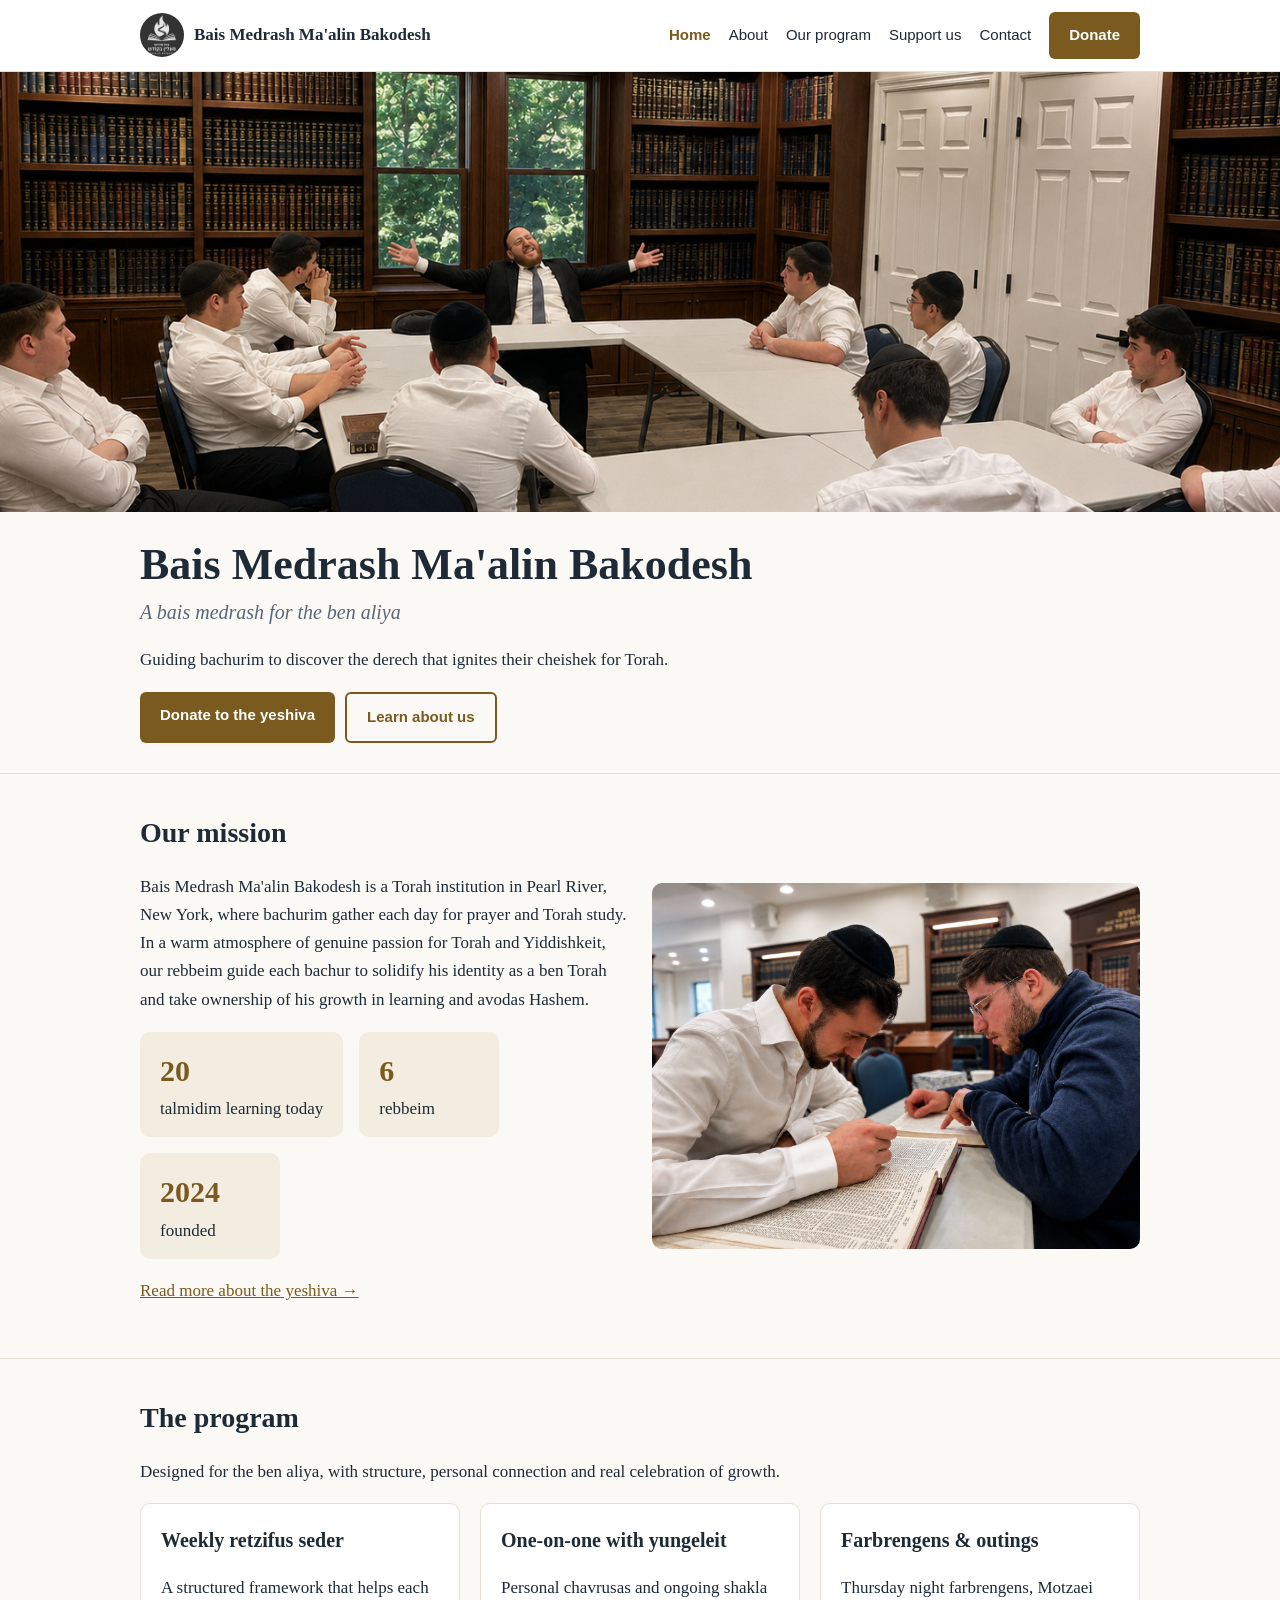
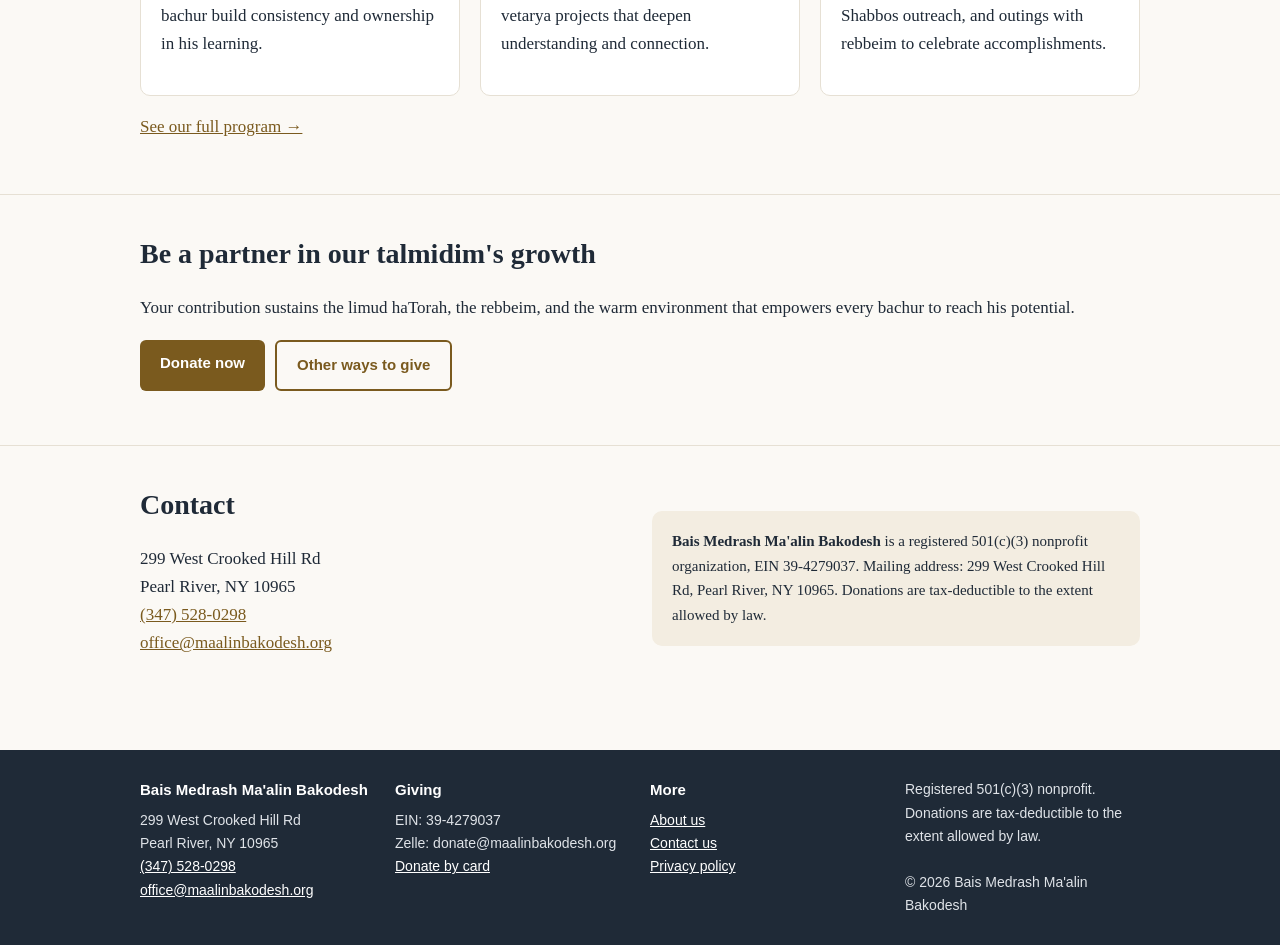
<file: index.html>
<!doctype html>
<html lang="en">
<head>
<meta charset="utf-8">
<meta name="viewport" content="width=device-width,initial-scale=1">
<title>Bais Medrash Ma'alin Bakodesh | Bais medrash in Pearl River, NY</title>
<meta name="description" content="Bais Medrash Ma'alin Bakodesh is a bais medrash in Pearl River, NY where bachurim solidify their identity as bnei Torah through daily learning, tefillah and close bonds with their rebbeim.">
<link rel="canonical" href="https://maalinbakodesh.org/">
<link rel="icon" href="/favicon.ico">
<meta property="og:type" content="website"><meta property="og:title" content="Bais Medrash Ma'alin Bakodesh | Bais medrash in Pearl River, NY">
<meta property="og:description" content="Bais Medrash Ma'alin Bakodesh is a bais medrash in Pearl River, NY where bachurim solidify their identity as bnei Torah through daily learning, tefillah and close bonds with their rebbeim."><meta property="og:url" content="https://maalinbakodesh.org/">
<meta property="og:image" content="https://maalinbakodesh.org/assets/beismedrash-Ik7COfoz.jpg">
<link rel="stylesheet" href="/style.css">
<script type="application/ld+json">{"@context": "https://schema.org", "@type": "NGO", "name": "Bais Medrash Ma'alin Bakodesh", "alternateName": "Ma'alin Bakodesh", "url": "https://maalinbakodesh.org/", "logo": "https://maalinbakodesh.org/assets/logo-DI5aL3Ga.jpeg", "email": "office@maalinbakodesh.org", "telephone": "+13475280298", "taxID": "39-4279037", "nonprofitStatus": "Nonprofit501c3", "description": "Bais Medrash Ma'alin Bakodesh is a Torah institution in Pearl River, New York, where bachurim gather each day for prayer and Torah study. In a warm atmosphere of genuine passion for Torah and Yiddishkeit, our rebbeim guide each bachur to solidify his identity as a ben Torah and take ownership of his growth in learning and avodas Hashem.", "address": {"@type": "PostalAddress", "streetAddress": "299 West Crooked Hill Rd", "addressLocality": "Pearl River", "addressRegion": "NY", "postalCode": "10965", "addressCountry": "US"}}</script>
</head>
<body>
<a class="skip" href="#main">Skip to content</a>
<header class="top"><div class="wrap">
<a class="brand" href="/"><img src="/assets/logo-DI5aL3Ga.jpeg" alt="Ma'alin Bakodesh logo" width="44" height="44">Bais Medrash Ma'alin Bakodesh</a>
<nav aria-label="Main"><ul><li><a href="index.html" aria-current="page">Home</a></li><li><a href="about.html">About</a></li><li><a href="learning.html">Our program</a></li><li><a href="support.html">Support us</a></li><li><a href="contact.html">Contact</a></li><li><a class="btn" href="https://secure.cardknox.com/maalinbakodesh?xAmount=0.00&AmountLocked=0">Donate</a></li></ul></nav>
</div></header>
<main id="main">
<div class="hero"><img src="/assets/beismedrash-Ik7COfoz.jpg" alt="Bachurim learning in the bais medrash" width="1448" height="1086">
<div class="wrap"><h1>Bais Medrash Ma'alin Bakodesh</h1><p class="tag">A bais medrash for the ben aliya</p>
<p>Guiding bachurim to discover the derech that ignites their cheishek for Torah.</p>
<div class="btns"><a class="btn" href="https://secure.cardknox.com/maalinbakodesh?xAmount=0.00&AmountLocked=0">Donate to the yeshiva</a><a class="btn ghost" href="about.html">Learn about us</a></div></div></div>
<section><div class="wrap two"><div><h2>Our mission</h2><p>Bais Medrash Ma'alin Bakodesh is a Torah institution in Pearl River, New York, where bachurim gather each day for prayer and Torah study. In a warm atmosphere of genuine passion for Torah and Yiddishkeit, our rebbeim guide each bachur to solidify his identity as a ben Torah and take ownership of his growth in learning and avodas Hashem.</p><div class="stats"><div class="stat"><b>20</b>talmidim learning today</div>
<div class="stat"><b>6</b>rebbeim</div><div class="stat"><b>2024</b>founded</div></div>
<p><a href="about.html">Read more about the yeshiva &rarr;</a></p></div>
<img src="/assets/sefarim-CuSgIbzI.jpg" alt="Sefarim on a shelf in the bais medrash" width="1447" height="1087" loading="lazy"></div></section>
<section><div class="wrap"><h2>The program</h2><p>Designed for the ben aliya, with structure, personal connection and real celebration of growth.</p>
<div class="grid"><div class="card"><h3>Weekly retzifus seder</h3><p>A structured framework that helps each bachur build consistency and ownership in his learning.</p></div>
<div class="card"><h3>One-on-one with yungeleit</h3><p>Personal chavrusas and ongoing shakla vetarya projects that deepen understanding and connection.</p></div>
<div class="card"><h3>Farbrengens &amp; outings</h3><p>Thursday night farbrengens, Motzaei Shabbos outreach, and outings with rebbeim to celebrate accomplishments.</p></div></div>
<p><a href="learning.html">See our full program &rarr;</a></p></div></section>
<section><div class="wrap"><h2>Be a partner in our talmidim's growth</h2>
<p>Your contribution sustains the limud haTorah, the rebbeim, and the warm environment that empowers every bachur to reach his potential.</p>
<div class="btns"><a class="btn" href="https://secure.cardknox.com/maalinbakodesh?xAmount=0.00&AmountLocked=0">Donate now</a><a class="btn ghost" href="support.html">Other ways to give</a></div></div></section>
<section><div class="wrap two"><div><h2>Contact</h2><p>299 West Crooked Hill Rd<br>Pearl River, NY 10965<br><a href="tel:+13475280298">(347) 528-0298</a><br><a href="mailto:office@maalinbakodesh.org">office@maalinbakodesh.org</a></p></div><div class="legal"><b>Bais Medrash Ma'alin Bakodesh</b> is a registered 501(c)(3) nonprofit organization, EIN 39-4279037.
Mailing address: 299 West Crooked Hill Rd, Pearl River, NY 10965. Donations are tax-deductible to the extent allowed by law.</div></div></section>
</main>
<footer><div class="wrap">
<div><h4>Bais Medrash Ma'alin Bakodesh</h4>299 West Crooked Hill Rd<br>Pearl River, NY 10965<br><a href="tel:+13475280298">(347) 528-0298</a><br><a href="mailto:office@maalinbakodesh.org">office@maalinbakodesh.org</a></div>
<div><h4>Giving</h4>EIN: 39-4279037<br>Zelle: donate@maalinbakodesh.org<br><a href="https://secure.cardknox.com/maalinbakodesh?xAmount=0.00&AmountLocked=0">Donate by card</a></div>
<div><h4>More</h4><a href="about.html">About us</a><br><a href="contact.html">Contact us</a><br><a href="privacy.html">Privacy policy</a></div>
<div>Registered 501(c)(3) nonprofit. Donations are tax-deductible to the extent allowed by law.<br><br>&copy; 2026 Bais Medrash Ma'alin Bakodesh</div>
</div></footer>
</body>
</html>
</file>
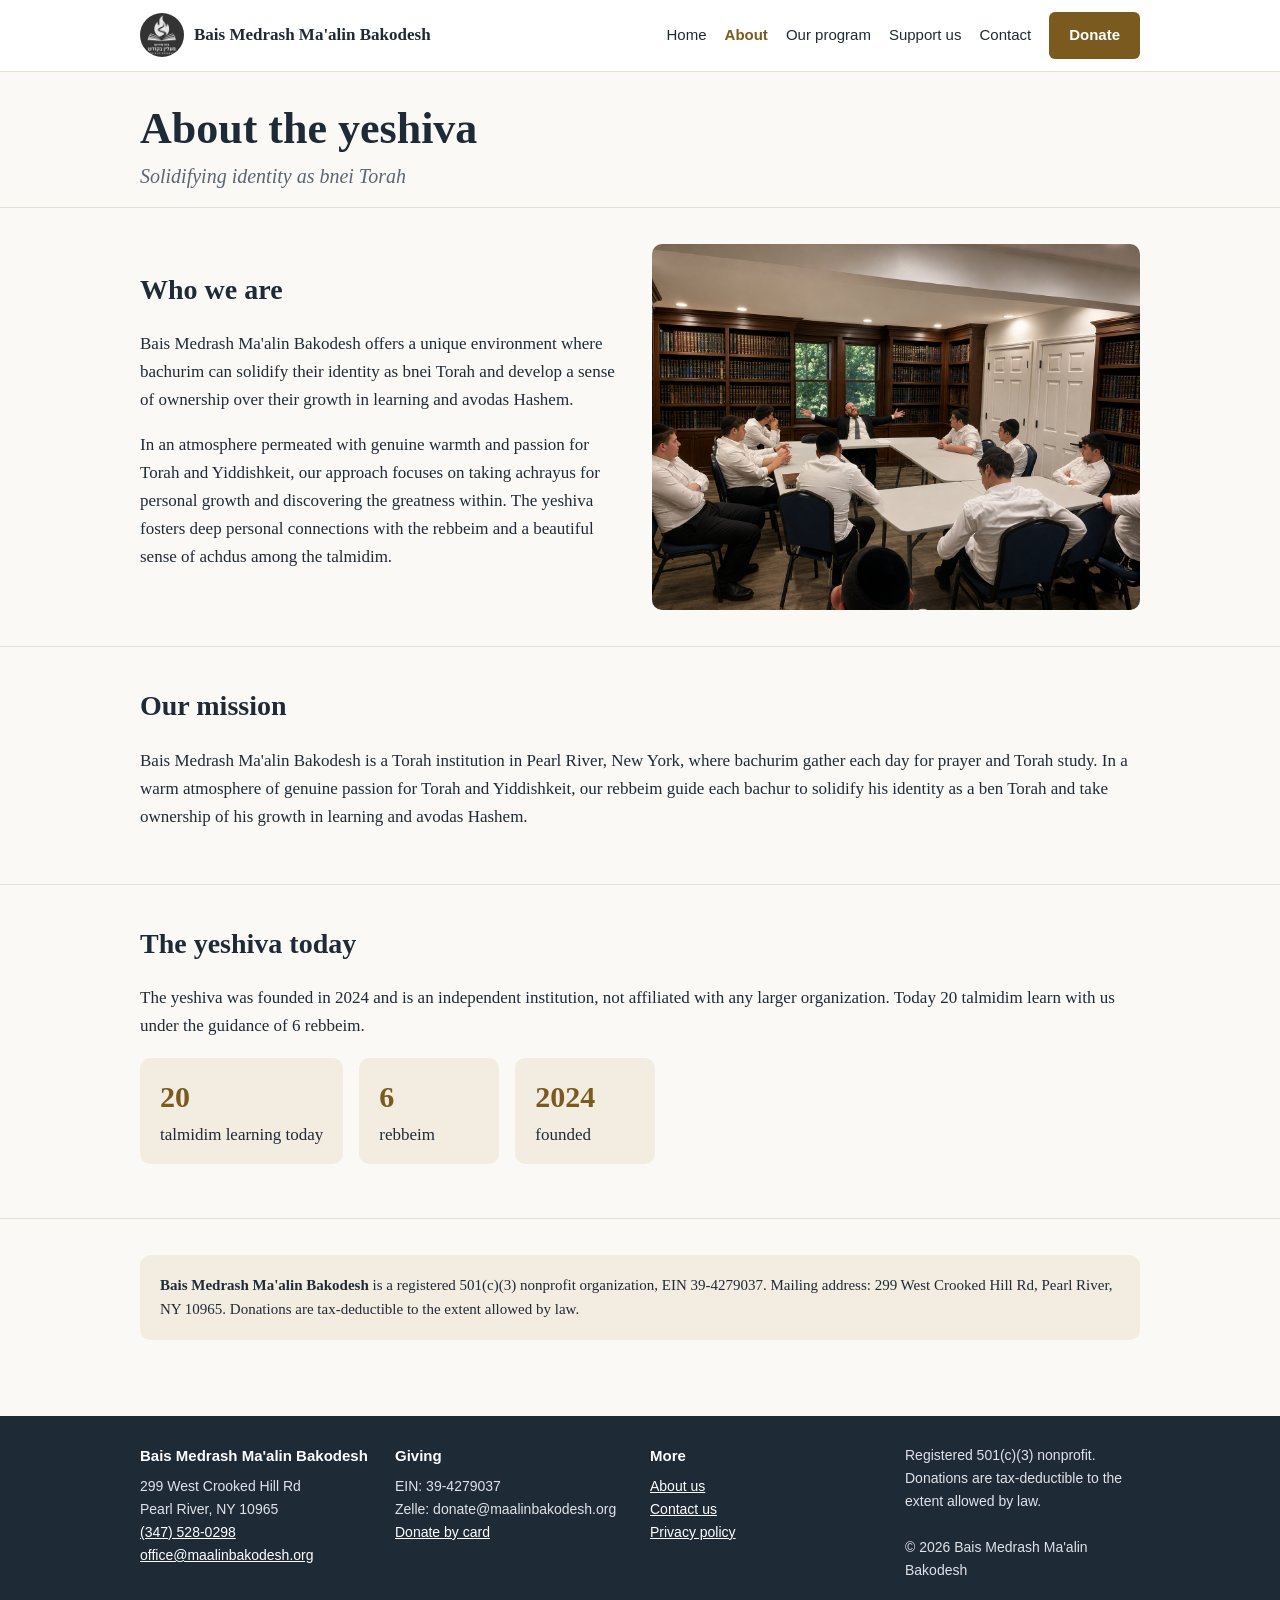
<file: about.html>
<!doctype html>
<html lang="en">
<head>
<meta charset="utf-8">
<meta name="viewport" content="width=device-width,initial-scale=1">
<title>About us | Bais Medrash Ma'alin Bakodesh</title>
<meta name="description" content="About Bais Medrash Ma'alin Bakodesh: an independent bais medrash in Pearl River, NY founded in 2024, with 20 talmidim and 6 rebbeim.">
<link rel="canonical" href="https://maalinbakodesh.org/about.html">
<link rel="icon" href="/favicon.ico">
<meta property="og:type" content="website"><meta property="og:title" content="About us | Bais Medrash Ma'alin Bakodesh">
<meta property="og:description" content="About Bais Medrash Ma'alin Bakodesh: an independent bais medrash in Pearl River, NY founded in 2024, with 20 talmidim and 6 rebbeim."><meta property="og:url" content="https://maalinbakodesh.org/about.html">
<meta property="og:image" content="https://maalinbakodesh.org/assets/beismedrash-Ik7COfoz.jpg">
<link rel="stylesheet" href="/style.css">

</head>
<body>
<a class="skip" href="#main">Skip to content</a>
<header class="top"><div class="wrap">
<a class="brand" href="/"><img src="/assets/logo-DI5aL3Ga.jpeg" alt="Ma'alin Bakodesh logo" width="44" height="44">Bais Medrash Ma'alin Bakodesh</a>
<nav aria-label="Main"><ul><li><a href="index.html">Home</a></li><li><a href="about.html" aria-current="page">About</a></li><li><a href="learning.html">Our program</a></li><li><a href="support.html">Support us</a></li><li><a href="contact.html">Contact</a></li><li><a class="btn" href="https://secure.cardknox.com/maalinbakodesh?xAmount=0.00&AmountLocked=0">Donate</a></li></ul></nav>
</div></header>
<main id="main">
<div class="wrap" style="padding-top:32px"><h1>About the yeshiva</h1><p class="tag">Solidifying identity as bnei Torah</p></div>
<section><div class="wrap two"><div><h2>Who we are</h2>
<p>Bais Medrash Ma'alin Bakodesh offers a unique environment where bachurim can solidify their identity as bnei Torah and develop a sense of ownership over their growth in learning and avodas Hashem.</p>
<p>In an atmosphere permeated with genuine warmth and passion for Torah and Yiddishkeit, our approach focuses on taking achrayus for personal growth and discovering the greatness within. The yeshiva fosters deep personal connections with the rebbeim and a beautiful sense of achdus among the talmidim.</p></div>
<img src="/assets/beismedrash-Ik7COfoz.jpg" alt="The bais medrash" width="1448" height="1086" loading="lazy"></div></section>
<section><div class="wrap"><h2>Our mission</h2><p>Bais Medrash Ma'alin Bakodesh is a Torah institution in Pearl River, New York, where bachurim gather each day for prayer and Torah study. In a warm atmosphere of genuine passion for Torah and Yiddishkeit, our rebbeim guide each bachur to solidify his identity as a ben Torah and take ownership of his growth in learning and avodas Hashem.</p></div></section>
<section><div class="wrap"><h2>The yeshiva today</h2>
<p>The yeshiva was founded in 2024 and is an independent institution, not affiliated with any larger organization. Today 20 talmidim learn with us under the guidance of 6 rebbeim.</p><div class="stats"><div class="stat"><b>20</b>talmidim learning today</div>
<div class="stat"><b>6</b>rebbeim</div><div class="stat"><b>2024</b>founded</div></div></div></section>
<section><div class="wrap"><div class="legal"><b>Bais Medrash Ma'alin Bakodesh</b> is a registered 501(c)(3) nonprofit organization, EIN 39-4279037.
Mailing address: 299 West Crooked Hill Rd, Pearl River, NY 10965. Donations are tax-deductible to the extent allowed by law.</div></div></section>
</main>
<footer><div class="wrap">
<div><h4>Bais Medrash Ma'alin Bakodesh</h4>299 West Crooked Hill Rd<br>Pearl River, NY 10965<br><a href="tel:+13475280298">(347) 528-0298</a><br><a href="mailto:office@maalinbakodesh.org">office@maalinbakodesh.org</a></div>
<div><h4>Giving</h4>EIN: 39-4279037<br>Zelle: donate@maalinbakodesh.org<br><a href="https://secure.cardknox.com/maalinbakodesh?xAmount=0.00&AmountLocked=0">Donate by card</a></div>
<div><h4>More</h4><a href="about.html">About us</a><br><a href="contact.html">Contact us</a><br><a href="privacy.html">Privacy policy</a></div>
<div>Registered 501(c)(3) nonprofit. Donations are tax-deductible to the extent allowed by law.<br><br>&copy; 2026 Bais Medrash Ma'alin Bakodesh</div>
</div></footer>
</body>
</html>
</file>
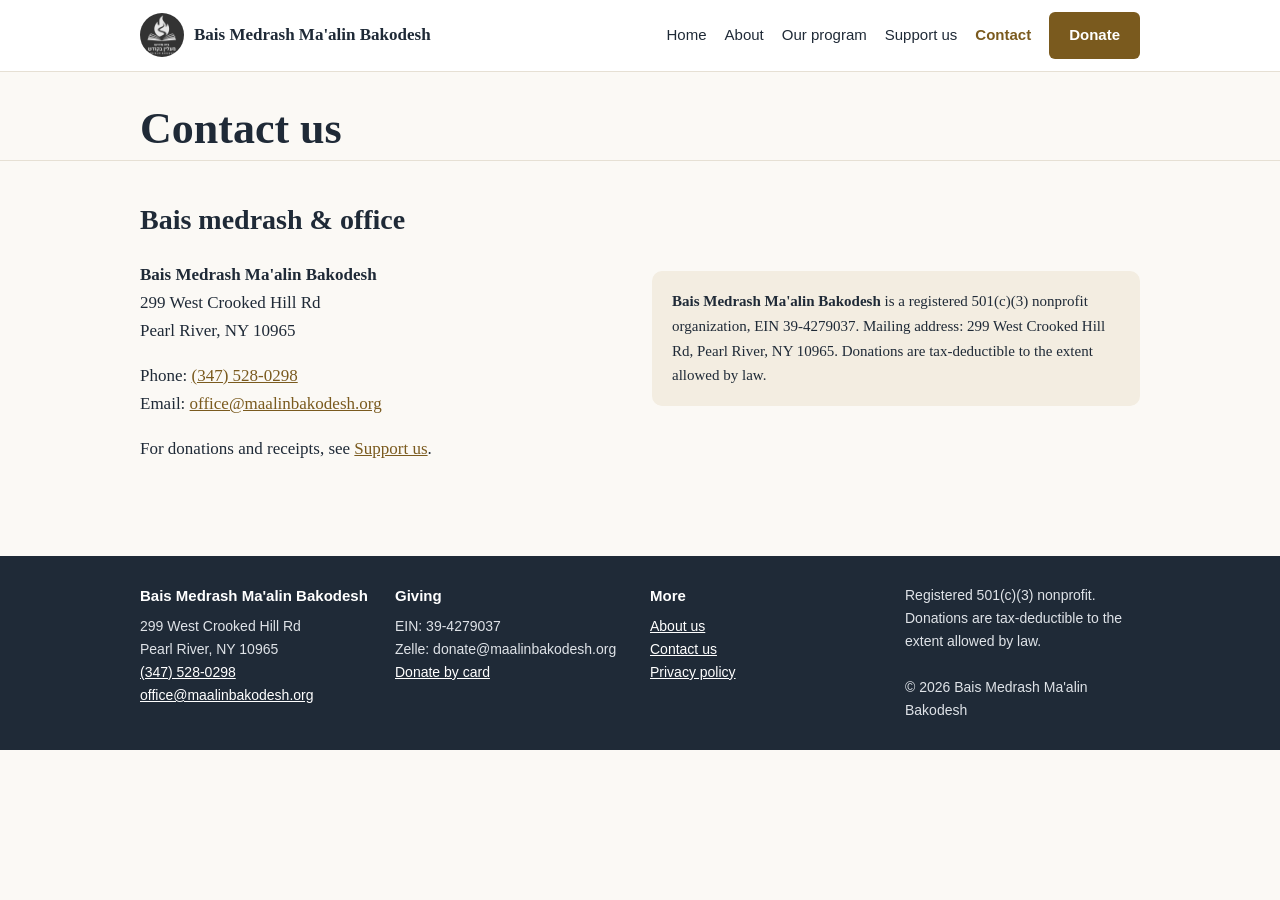
<file: contact.html>
<!doctype html>
<html lang="en">
<head>
<meta charset="utf-8">
<meta name="viewport" content="width=device-width,initial-scale=1">
<title>Contact us | Bais Medrash Ma'alin Bakodesh</title>
<meta name="description" content="Contact Bais Medrash Ma'alin Bakodesh at 299 West Crooked Hill Rd, Pearl River, NY 10965, (347) 528-0298 or office@maalinbakodesh.org.">
<link rel="canonical" href="https://maalinbakodesh.org/contact.html">
<link rel="icon" href="/favicon.ico">
<meta property="og:type" content="website"><meta property="og:title" content="Contact us | Bais Medrash Ma'alin Bakodesh">
<meta property="og:description" content="Contact Bais Medrash Ma'alin Bakodesh at 299 West Crooked Hill Rd, Pearl River, NY 10965, (347) 528-0298 or office@maalinbakodesh.org."><meta property="og:url" content="https://maalinbakodesh.org/contact.html">
<meta property="og:image" content="https://maalinbakodesh.org/assets/beismedrash-Ik7COfoz.jpg">
<link rel="stylesheet" href="/style.css">

</head>
<body>
<a class="skip" href="#main">Skip to content</a>
<header class="top"><div class="wrap">
<a class="brand" href="/"><img src="/assets/logo-DI5aL3Ga.jpeg" alt="Ma'alin Bakodesh logo" width="44" height="44">Bais Medrash Ma'alin Bakodesh</a>
<nav aria-label="Main"><ul><li><a href="index.html">Home</a></li><li><a href="about.html">About</a></li><li><a href="learning.html">Our program</a></li><li><a href="support.html">Support us</a></li><li><a href="contact.html" aria-current="page">Contact</a></li><li><a class="btn" href="https://secure.cardknox.com/maalinbakodesh?xAmount=0.00&AmountLocked=0">Donate</a></li></ul></nav>
</div></header>
<main id="main">
<div class="wrap" style="padding-top:32px"><h1>Contact us</h1></div>
<section><div class="wrap two"><div><h2>Bais medrash &amp; office</h2>
<p><b>Bais Medrash Ma'alin Bakodesh</b><br>299 West Crooked Hill Rd<br>Pearl River, NY 10965</p>
<p>Phone: <a href="tel:+13475280298">(347) 528-0298</a><br>Email: <a href="mailto:office@maalinbakodesh.org">office@maalinbakodesh.org</a></p>
<p>For donations and receipts, see <a href="support.html">Support us</a>.</p></div><div class="legal"><b>Bais Medrash Ma'alin Bakodesh</b> is a registered 501(c)(3) nonprofit organization, EIN 39-4279037.
Mailing address: 299 West Crooked Hill Rd, Pearl River, NY 10965. Donations are tax-deductible to the extent allowed by law.</div></div></section>
</main>
<footer><div class="wrap">
<div><h4>Bais Medrash Ma'alin Bakodesh</h4>299 West Crooked Hill Rd<br>Pearl River, NY 10965<br><a href="tel:+13475280298">(347) 528-0298</a><br><a href="mailto:office@maalinbakodesh.org">office@maalinbakodesh.org</a></div>
<div><h4>Giving</h4>EIN: 39-4279037<br>Zelle: donate@maalinbakodesh.org<br><a href="https://secure.cardknox.com/maalinbakodesh?xAmount=0.00&AmountLocked=0">Donate by card</a></div>
<div><h4>More</h4><a href="about.html">About us</a><br><a href="contact.html">Contact us</a><br><a href="privacy.html">Privacy policy</a></div>
<div>Registered 501(c)(3) nonprofit. Donations are tax-deductible to the extent allowed by law.<br><br>&copy; 2026 Bais Medrash Ma'alin Bakodesh</div>
</div></footer>
</body>
</html>
</file>
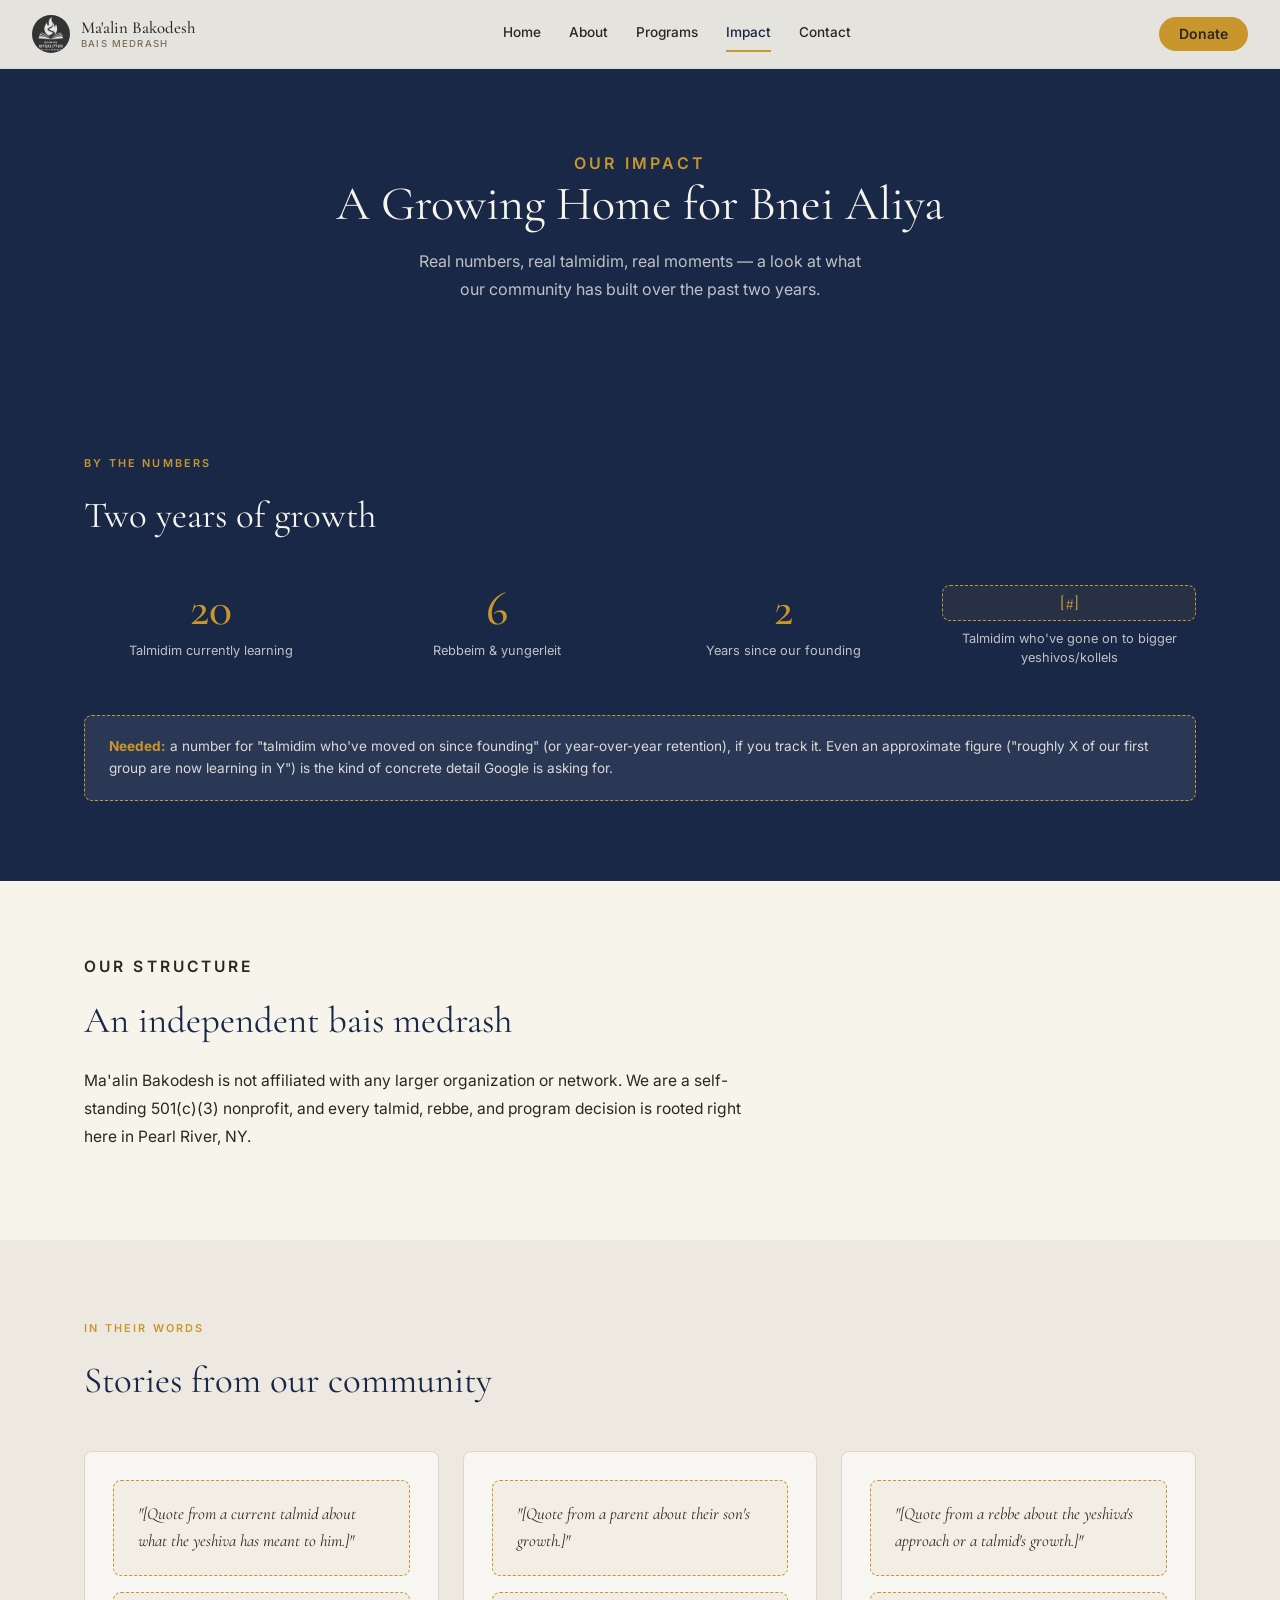
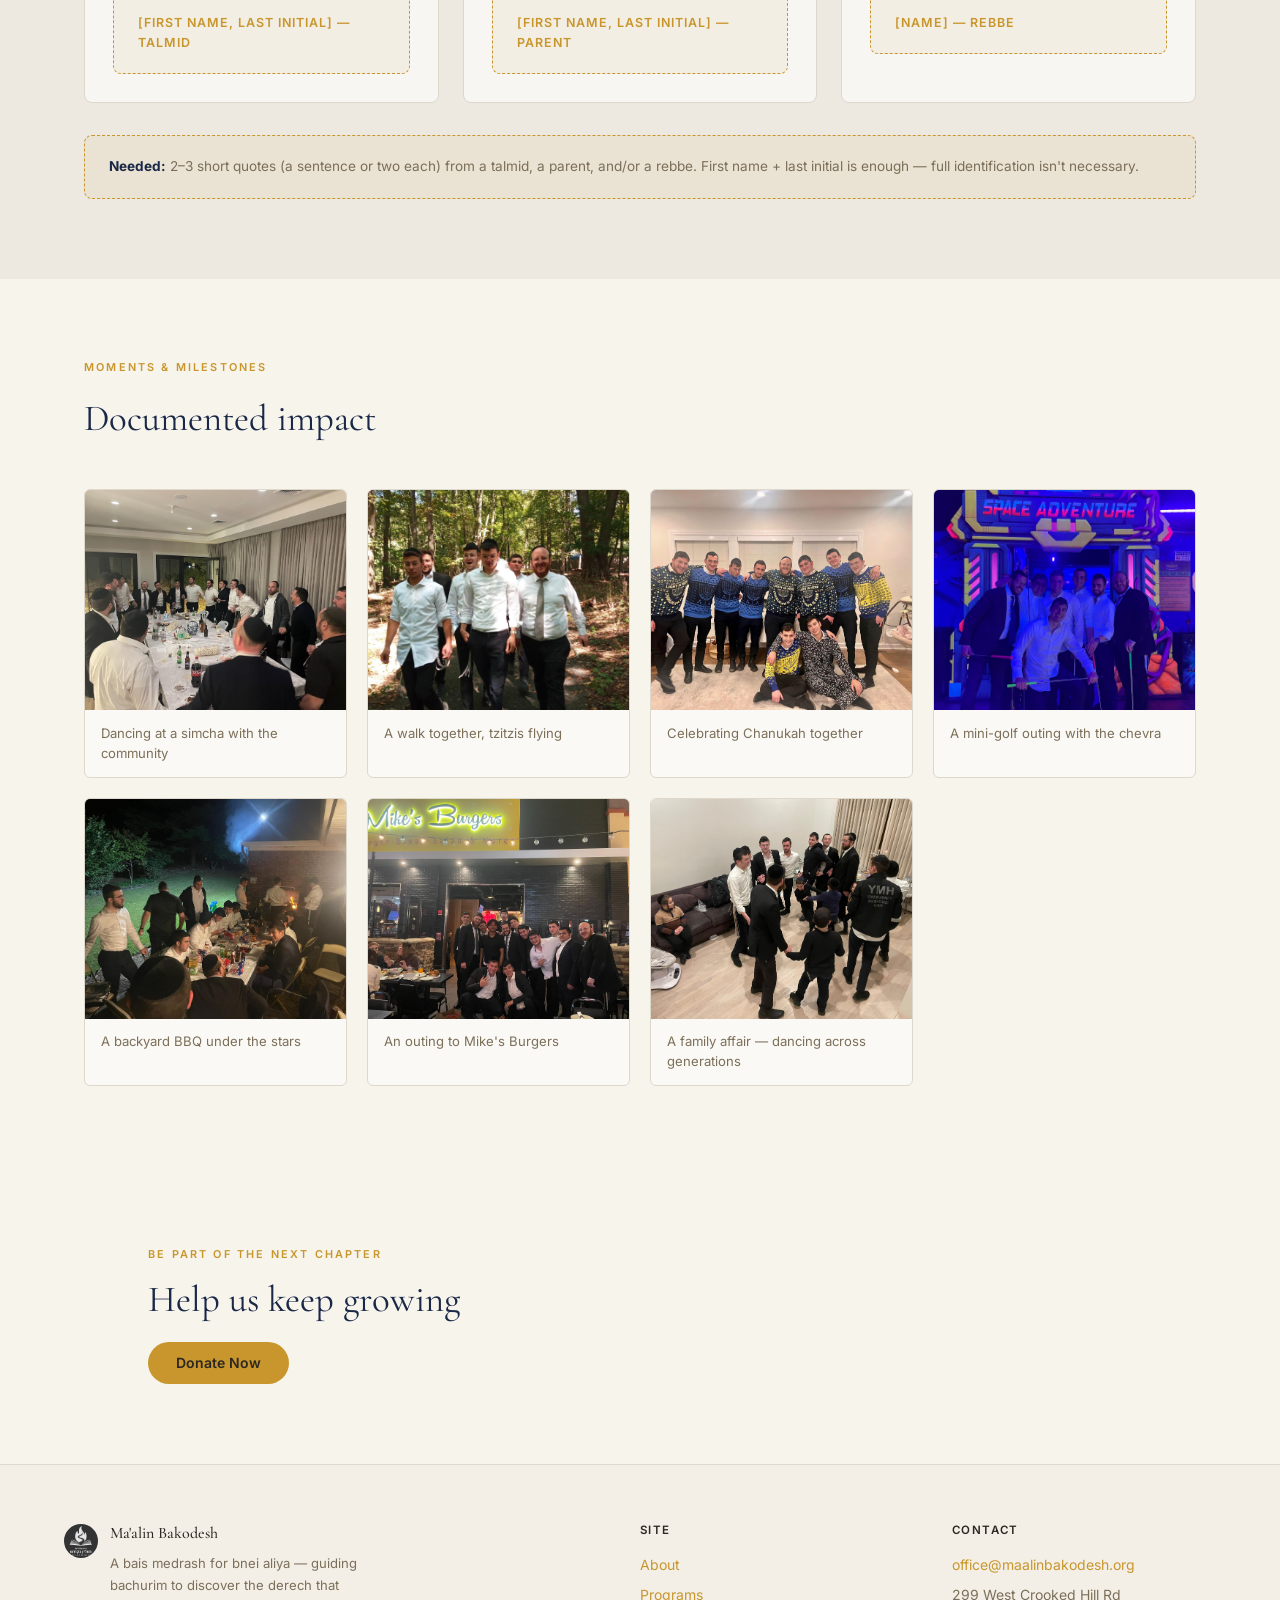
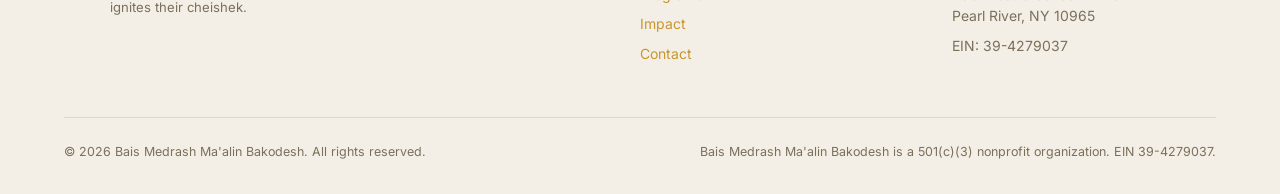
<file: impact.html>
<!DOCTYPE html>
<html lang="en">
<head>
  <meta charset="UTF-8" />
  <meta name="viewport" content="width=device-width, initial-scale=1.0" />
  <title>Our Impact | Bais Medrash Ma'alin Bakodesh</title>
  <meta name="description" content="See the documented impact of Bais Medrash Ma'alin Bakodesh — our talmidim, our community, and the growth we've seen since founding." />
  <meta name="author" content="Bais Medrash Ma'alin Bakodesh" />
  <meta property="og:title" content="Our Impact | Bais Medrash Ma'alin Bakodesh" />
  <meta property="og:description" content="Our talmidim, our community, and the growth we've seen since founding." />
  <meta property="og:type" content="website" />
  <meta property="og:url" content="https://www.maalinbakodesh.org/impact.html" />
  <meta property="og:image" content="https://www.maalinbakodesh.org/assets/logo-DI5aL3Ga.jpeg" />
  <meta name="twitter:card" content="summary_large_image" />
  <meta name="robots" content="index, follow" />
  <link rel="canonical" href="https://www.maalinbakodesh.org/impact.html" />
  <link rel="icon" href="/assets/logo-DI5aL3Ga.jpeg" type="image/jpeg" />

  <link rel="preconnect" href="https://fonts.googleapis.com" />
  <link rel="preconnect" href="https://fonts.gstatic.com" crossorigin />
  <link href="https://fonts.googleapis.com/css2?family=Cormorant+Garamond:ital,wght@0,300;0,400;0,500;0,600;1,300;1,400&family=Inter:wght@300;400;500;600&display=swap" rel="stylesheet" />

  <link rel="stylesheet" href="/assets/style.css" />
</head>
<body>

  <!-- ========================
       NAVIGATION
  ========================= -->
  <nav>
    <a href="/" class="nav-logo">
      <img src="/assets/logo-DI5aL3Ga.jpeg" alt="Ma'alin Bakodesh logo" />
      <div class="nav-logo-text">
        <span class="nav-logo-name">Ma'alin Bakodesh</span>
        <span class="nav-logo-sub">Bais Medrash</span>
      </div>
    </a>
    <input type="checkbox" id="nav-toggle" class="nav-toggle-input" />
    <div class="nav-links">
      <a href="/">Home</a>
      <a href="/about.html">About</a>
      <a href="/programs.html">Programs</a>
      <a href="/impact.html" aria-current="page">Impact</a>
      <a href="/contact.html">Contact</a>
    </div>
    <div class="nav-right">
      <a href="https://secure.cardknox.com/maalinbakodesh?xAmount=0.00&AmountLocked=0"
         class="btn btn-gold-sm"
         target="_blank" rel="noopener noreferrer">
        Donate
      </a>
      <label for="nav-toggle" class="nav-toggle-label" aria-label="Menu"><span></span><span></span><span></span></label>
    </div>
  </nav>


  <!-- ========================
       PAGE HERO
  ========================= -->
  <section class="page-hero">
    <div class="page-hero-inner">
      <p class="section-label">Our Impact</p>
      <h1>A Growing Home for Bnei Aliya</h1>
      <p>Real numbers, real talmidim, real moments — a look at what our community has built over the past two years.</p>
    </div>
  </section>


  <!-- ========================
       STATS
  ========================= -->
  <section class="stats">
    <div class="section-inner">
      <p class="section-label">By the Numbers</p>
      <h2>Two years of growth</h2>
      <div class="stats-grid">
        <div class="stat-card">
          <div class="stat-number">20</div>
          <div class="stat-label">Talmidim currently learning</div>
        </div>
        <div class="stat-card">
          <div class="stat-number">6</div>
          <div class="stat-label">Rebbeim &amp; yungerleit</div>
        </div>
        <div class="stat-card">
          <div class="stat-number">2</div>
          <div class="stat-label">Years since our founding</div>
        </div>
        <div class="stat-card">
          <div class="stat-number tbd" style="font-size:1.1rem; padding: 0.5rem;">[#]</div>
          <div class="stat-label">Talmidim who've gone on to bigger yeshivos/kollels</div>
        </div>
      </div>
      <div class="tbd" style="margin-top: 3rem; background: rgba(255,255,255,0.08); color: rgba(247,244,236,0.85); border-color: var(--accent);">
        <strong style="color: var(--accent);">Needed:</strong> a number for "talmidim who've moved on since founding"
        (or year-over-year retention), if you track it. Even an approximate figure ("roughly X of our first group are
        now learning in Y") is the kind of concrete detail Google is asking for.
      </div>
    </div>
  </section>


  <!-- ========================
       INDEPENDENCE / STRUCTURE NOTE
  ========================= -->
  <section class="about">
    <div class="about-inner" style="padding-top: 4.5rem; padding-bottom: 4.5rem;">
      <p class="section-label">Our Structure</p>
      <h2>An independent bais medrash</h2>
      <p>
        Ma'alin Bakodesh is not affiliated with any larger organization or network. We are a self-standing 501(c)(3)
        nonprofit, and every talmid, rebbe, and program decision is rooted right here in Pearl River, NY.
      </p>
    </div>
  </section>


  <!-- ========================
       TESTIMONIALS
  ========================= -->
  <section class="testimonials">
    <div class="section-inner">
      <p class="section-label">In Their Words</p>
      <h2 style="font-family: var(--font-serif); font-weight: 400; font-size: clamp(1.8rem, 4vw, 2.3rem); color: var(--primary);">
        Stories from our community
      </h2>
      <div class="testimonial-grid">
        <div class="testimonial-card">
          <p class="quote tbd">"[Quote from a current talmid about what the yeshiva has meant to him.]"</p>
          <p class="attribution tbd">[First name, Last initial] — Talmid</p>
        </div>
        <div class="testimonial-card">
          <p class="quote tbd">"[Quote from a parent about their son's growth.]"</p>
          <p class="attribution tbd">[First name, Last initial] — Parent</p>
        </div>
        <div class="testimonial-card">
          <p class="quote tbd">"[Quote from a rebbe about the yeshiva's approach or a talmid's growth.]"</p>
          <p class="attribution tbd">[Name] — Rebbe</p>
        </div>
      </div>
      <div class="tbd" style="margin-top: 2rem;">
        <strong>Needed:</strong> 2–3 short quotes (a sentence or two each) from a talmid, a parent, and/or a rebbe.
        First name + last initial is enough — full identification isn't necessary.
      </div>
    </div>
  </section>


  <!-- ========================
       PHOTO GALLERY
  ========================= -->
  <section class="gallery">
    <div class="section-inner">
      <p class="section-label">Moments &amp; Milestones</p>
      <h2 style="font-family: var(--font-serif); font-weight: 400; font-size: clamp(1.8rem, 4vw, 2.3rem); color: var(--primary);">
        Documented impact
      </h2>
      <div class="gallery-grid">
        <div class="gallery-item">
          <img src="/assets/dancing-simcha..jpeg" alt="Dancing at a simcha with the community" />
          <p class="gallery-caption">Dancing at a simcha with the community</p>
        </div>
        <div class="gallery-item">
          <img src="/assets/walking-outdoors.jpeg" alt="Talmidim and a rebbe walking outdoors together" />
          <p class="gallery-caption">A walk together, tzitzis flying</p>
        </div>
        <div class="gallery-item">
          <img src="/assets/chanukah-sweaters.jpeg" alt="The chevra in matching Chanukah sweaters" />
          <p class="gallery-caption">Celebrating Chanukah together</p>
        </div>
        <div class="gallery-item">
          <img src="/assets/minigolf.jpeg" alt="A mini-golf outing with talmidim and rebbeim" />
          <p class="gallery-caption">A mini-golf outing with the chevra</p>
        </div>
        <div class="gallery-item">
          <img src="/assets/-bbq.jpeg" alt="A backyard BBQ at night with the chevra" />
          <p class="gallery-caption">A backyard BBQ under the stars</p>
        </div>
        <div class="gallery-item">
          <img src="/assets/mikes-burgers.jpeg" alt="An outing to Mike's Burgers" />
          <p class="gallery-caption">An outing to Mike's Burgers</p>
        </div>
        <div class="gallery-item">
          <img src="/assets/dancing-kids.jpeg" alt="Multi-generational dancing with children at a community simcha" />
          <p class="gallery-caption">A family affair — dancing across generations</p>
        </div>
      </div>
    </div>
  </section>


  <!-- ========================
       DONATE CTA
  ========================= -->
  <section class="donate">
    <div class="donate-inner" style="padding-top: 5rem; padding-bottom: 5rem;">
      <p class="section-label">Be Part of the Next Chapter</p>
      <h2>Help us keep growing</h2>
      <a href="https://secure.cardknox.com/maalinbakodesh?xAmount=0.00&AmountLocked=0"
         class="btn btn-gold"
         target="_blank" rel="noopener noreferrer">
        Donate Now
      </a>
    </div>
  </section>


  <!-- ========================
       FOOTER
  ========================= -->
  <footer>
    <div class="footer-inner">
      <div class="footer-top">

        <div class="footer-brand">
          <img src="/assets/logo-DI5aL3Ga.jpeg" alt="Ma'alin Bakodesh" />
          <div>
            <div class="footer-brand-name">Ma'alin Bakodesh</div>
            <p class="footer-tagline">
              A bais medrash for bnei aliya — guiding bachurim to discover the derech that ignites their cheishek.
            </p>
          </div>
        </div>

        <div class="footer-col">
          <h4>Site</h4>
          <ul>
            <li><a href="/about.html">About</a></li>
            <li><a href="/programs.html">Programs</a></li>
            <li><a href="/impact.html">Impact</a></li>
            <li><a href="/contact.html">Contact</a></li>
          </ul>
        </div>

        <div class="footer-col">
          <h4>Contact</h4>
          <ul>
            <li><a href="mailto:office@maalinbakodesh.org">office@maalinbakodesh.org</a></li>
            <li>299 West Crooked Hill Rd<br />Pearl River, NY 10965</li>
            <li>EIN: 39-4279037</li>
          </ul>
        </div>

      </div>
      <div class="footer-bottom">
        <span>&copy; 2026 Bais Medrash Ma'alin Bakodesh. All rights reserved.</span>
        <span>Bais Medrash Ma'alin Bakodesh is a 501(c)(3) nonprofit organization. EIN 39-4279037.</span>
      </div>
    </div>
  </footer>

</body>
</html>
</file>
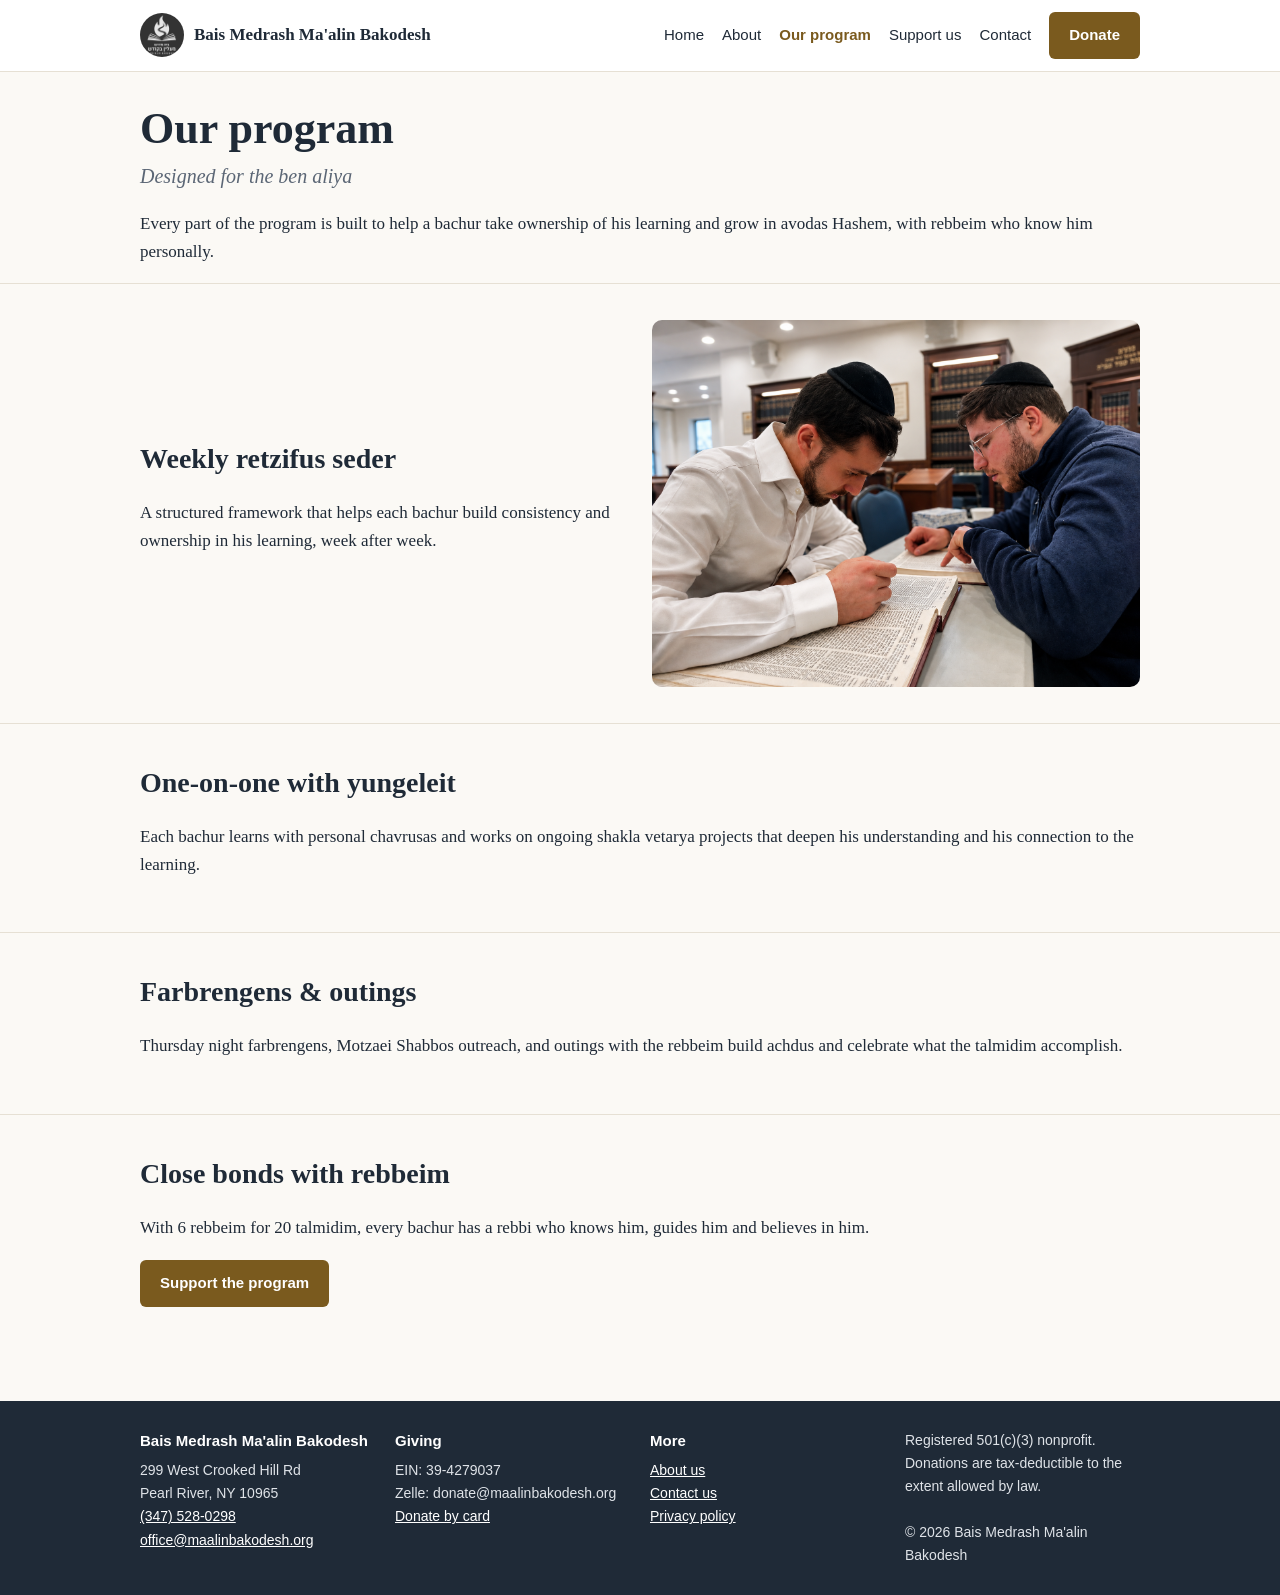
<file: learning.html>
<!doctype html>
<html lang="en">
<head>
<meta charset="utf-8">
<meta name="viewport" content="width=device-width,initial-scale=1">
<title>Our program | Bais Medrash Ma'alin Bakodesh</title>
<meta name="description" content="The learning program at Bais Medrash Ma'alin Bakodesh: weekly retzifus seder, one-on-one chavrusas with yungeleit, farbrengens and outings with rebbeim.">
<link rel="canonical" href="https://maalinbakodesh.org/learning.html">
<link rel="icon" href="/favicon.ico">
<meta property="og:type" content="website"><meta property="og:title" content="Our program | Bais Medrash Ma'alin Bakodesh">
<meta property="og:description" content="The learning program at Bais Medrash Ma'alin Bakodesh: weekly retzifus seder, one-on-one chavrusas with yungeleit, farbrengens and outings with rebbeim."><meta property="og:url" content="https://maalinbakodesh.org/learning.html">
<meta property="og:image" content="https://maalinbakodesh.org/assets/beismedrash-Ik7COfoz.jpg">
<link rel="stylesheet" href="/style.css">

</head>
<body>
<a class="skip" href="#main">Skip to content</a>
<header class="top"><div class="wrap">
<a class="brand" href="/"><img src="/assets/logo-DI5aL3Ga.jpeg" alt="Ma'alin Bakodesh logo" width="44" height="44">Bais Medrash Ma'alin Bakodesh</a>
<nav aria-label="Main"><ul><li><a href="index.html">Home</a></li><li><a href="about.html">About</a></li><li><a href="learning.html" aria-current="page">Our program</a></li><li><a href="support.html">Support us</a></li><li><a href="contact.html">Contact</a></li><li><a class="btn" href="https://secure.cardknox.com/maalinbakodesh?xAmount=0.00&AmountLocked=0">Donate</a></li></ul></nav>
</div></header>
<main id="main">
<div class="wrap" style="padding-top:32px"><h1>Our program</h1><p class="tag">Designed for the ben aliya</p>
<p>Every part of the program is built to help a bachur take ownership of his learning and grow in avodas Hashem, with rebbeim who know him personally.</p></div>
<section><div class="wrap two"><div><h2>Weekly retzifus seder</h2><p>A structured framework that helps each bachur build consistency and ownership in his learning, week after week.</p></div>
<img src="/assets/sefarim-CuSgIbzI.jpg" alt="Sefarim in the bais medrash" width="1447" height="1087" loading="lazy"></div></section>
<section><div class="wrap"><h2>One-on-one with yungeleit</h2><p>Each bachur learns with personal chavrusas and works on ongoing shakla vetarya projects that deepen his understanding and his connection to the learning.</p></div></section>
<section><div class="wrap"><h2>Farbrengens &amp; outings</h2><p>Thursday night farbrengens, Motzaei Shabbos outreach, and outings with the rebbeim build achdus and celebrate what the talmidim accomplish.</p></div></section>
<section><div class="wrap"><h2>Close bonds with rebbeim</h2><p>With 6 rebbeim for 20 talmidim, every bachur has a rebbi who knows him, guides him and believes in him.</p>
<div class="btns"><a class="btn" href="https://secure.cardknox.com/maalinbakodesh?xAmount=0.00&AmountLocked=0">Support the program</a></div></div></section>
</main>
<footer><div class="wrap">
<div><h4>Bais Medrash Ma'alin Bakodesh</h4>299 West Crooked Hill Rd<br>Pearl River, NY 10965<br><a href="tel:+13475280298">(347) 528-0298</a><br><a href="mailto:office@maalinbakodesh.org">office@maalinbakodesh.org</a></div>
<div><h4>Giving</h4>EIN: 39-4279037<br>Zelle: donate@maalinbakodesh.org<br><a href="https://secure.cardknox.com/maalinbakodesh?xAmount=0.00&AmountLocked=0">Donate by card</a></div>
<div><h4>More</h4><a href="about.html">About us</a><br><a href="contact.html">Contact us</a><br><a href="privacy.html">Privacy policy</a></div>
<div>Registered 501(c)(3) nonprofit. Donations are tax-deductible to the extent allowed by law.<br><br>&copy; 2026 Bais Medrash Ma'alin Bakodesh</div>
</div></footer>
</body>
</html>
</file>
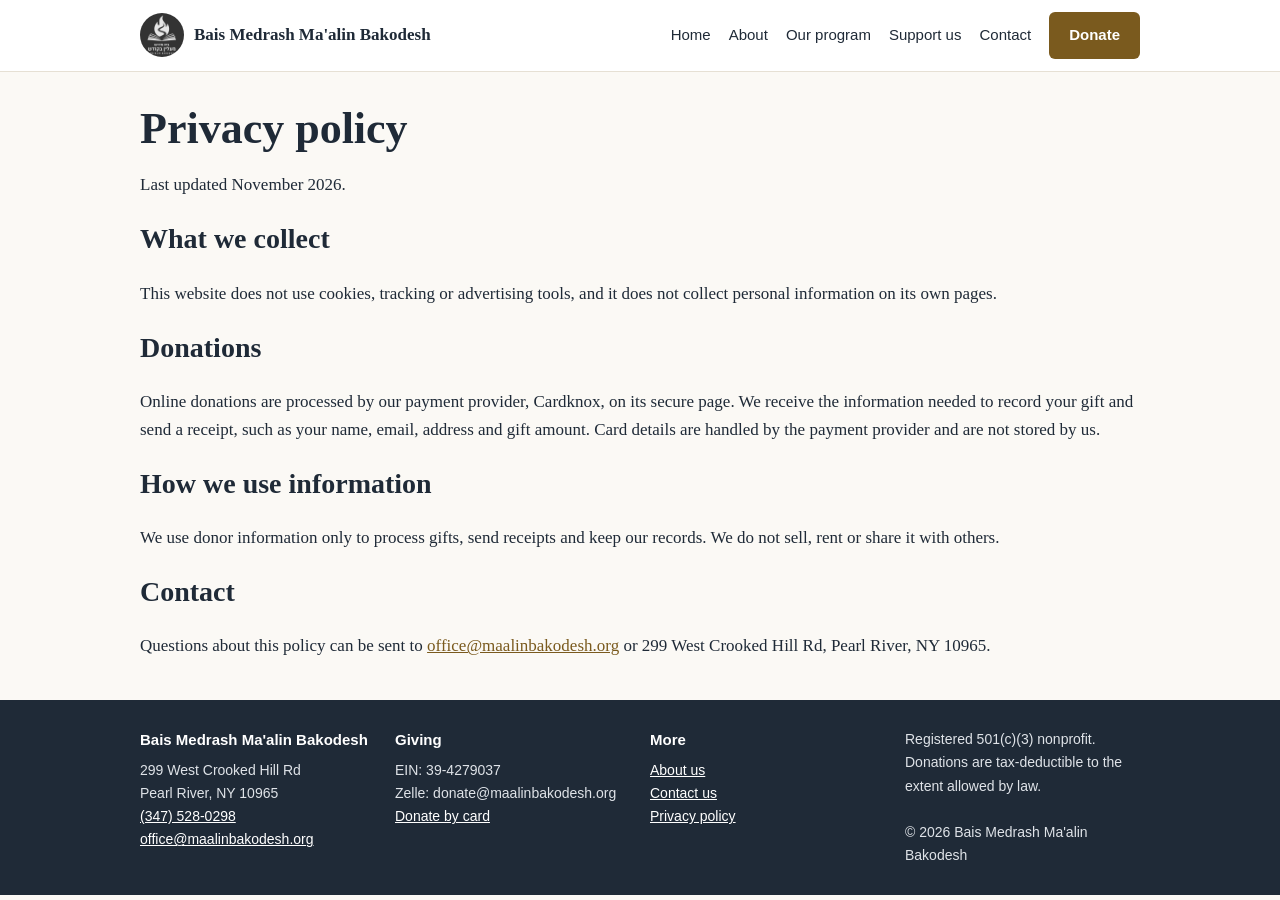
<file: privacy.html>
<!doctype html>
<html lang="en">
<head>
<meta charset="utf-8">
<meta name="viewport" content="width=device-width,initial-scale=1">
<title>Privacy policy | Bais Medrash Ma'alin Bakodesh</title>
<meta name="description" content="Privacy policy for the Bais Medrash Ma'alin Bakodesh website.">
<link rel="canonical" href="https://maalinbakodesh.org/privacy.html">
<link rel="icon" href="/favicon.ico">
<meta property="og:type" content="website"><meta property="og:title" content="Privacy policy | Bais Medrash Ma'alin Bakodesh">
<meta property="og:description" content="Privacy policy for the Bais Medrash Ma'alin Bakodesh website."><meta property="og:url" content="https://maalinbakodesh.org/privacy.html">
<meta property="og:image" content="https://maalinbakodesh.org/assets/beismedrash-Ik7COfoz.jpg">
<link rel="stylesheet" href="/style.css">

</head>
<body>
<a class="skip" href="#main">Skip to content</a>
<header class="top"><div class="wrap">
<a class="brand" href="/"><img src="/assets/logo-DI5aL3Ga.jpeg" alt="Ma'alin Bakodesh logo" width="44" height="44">Bais Medrash Ma'alin Bakodesh</a>
<nav aria-label="Main"><ul><li><a href="index.html">Home</a></li><li><a href="about.html">About</a></li><li><a href="learning.html">Our program</a></li><li><a href="support.html">Support us</a></li><li><a href="contact.html">Contact</a></li><li><a class="btn" href="https://secure.cardknox.com/maalinbakodesh?xAmount=0.00&AmountLocked=0">Donate</a></li></ul></nav>
</div></header>
<main id="main">
<div class="wrap" style="padding-top:32px"><h1>Privacy policy</h1><p>Last updated November 2026.</p>
<h2>What we collect</h2><p>This website does not use cookies, tracking or advertising tools, and it does not collect personal information on its own pages.</p>
<h2>Donations</h2><p>Online donations are processed by our payment provider, Cardknox, on its secure page. We receive the information needed to record your gift and send a receipt, such as your name, email, address and gift amount. Card details are handled by the payment provider and are not stored by us.</p>
<h2>How we use information</h2><p>We use donor information only to process gifts, send receipts and keep our records. We do not sell, rent or share it with others.</p>
<h2>Contact</h2><p>Questions about this policy can be sent to <a href="mailto:office@maalinbakodesh.org">office@maalinbakodesh.org</a> or 299 West Crooked Hill Rd, Pearl River, NY 10965.</p></div>
</main>
<footer><div class="wrap">
<div><h4>Bais Medrash Ma'alin Bakodesh</h4>299 West Crooked Hill Rd<br>Pearl River, NY 10965<br><a href="tel:+13475280298">(347) 528-0298</a><br><a href="mailto:office@maalinbakodesh.org">office@maalinbakodesh.org</a></div>
<div><h4>Giving</h4>EIN: 39-4279037<br>Zelle: donate@maalinbakodesh.org<br><a href="https://secure.cardknox.com/maalinbakodesh?xAmount=0.00&AmountLocked=0">Donate by card</a></div>
<div><h4>More</h4><a href="about.html">About us</a><br><a href="contact.html">Contact us</a><br><a href="privacy.html">Privacy policy</a></div>
<div>Registered 501(c)(3) nonprofit. Donations are tax-deductible to the extent allowed by law.<br><br>&copy; 2026 Bais Medrash Ma'alin Bakodesh</div>
</div></footer>
</body>
</html>
</file>
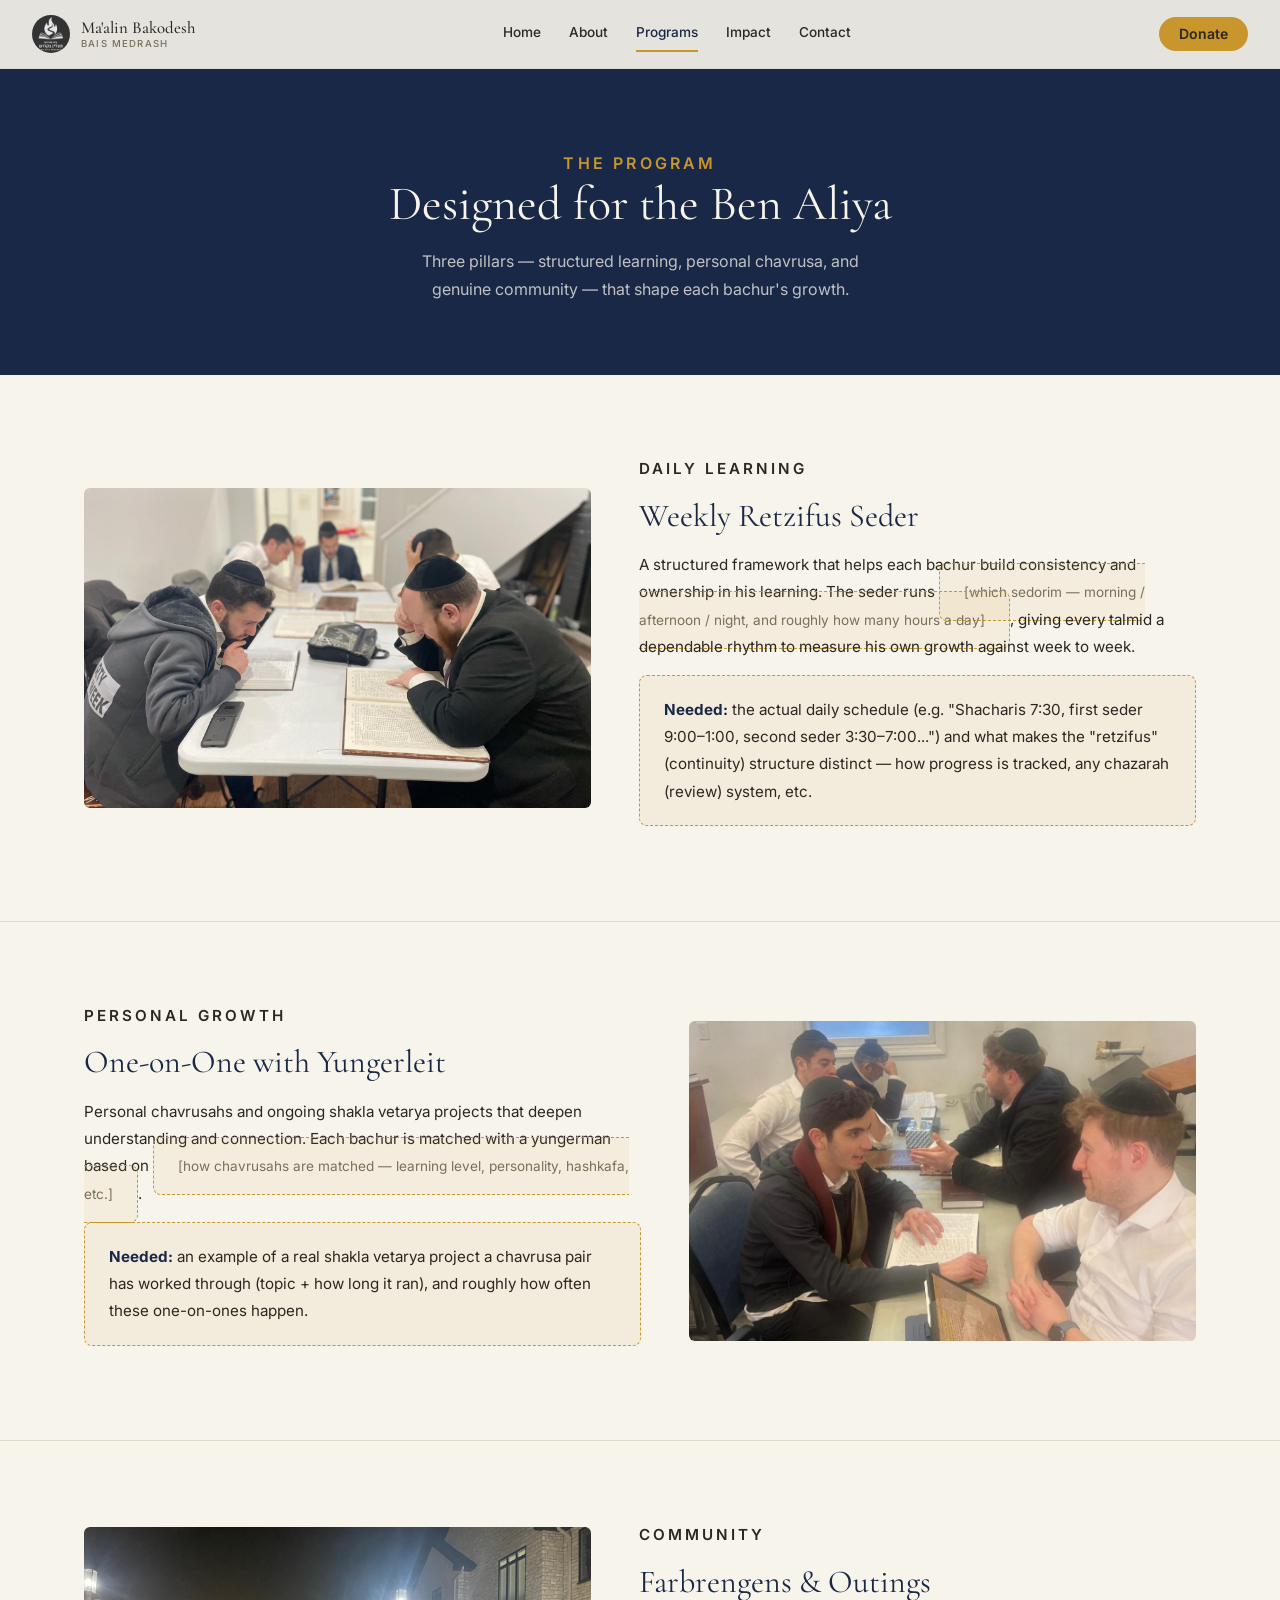
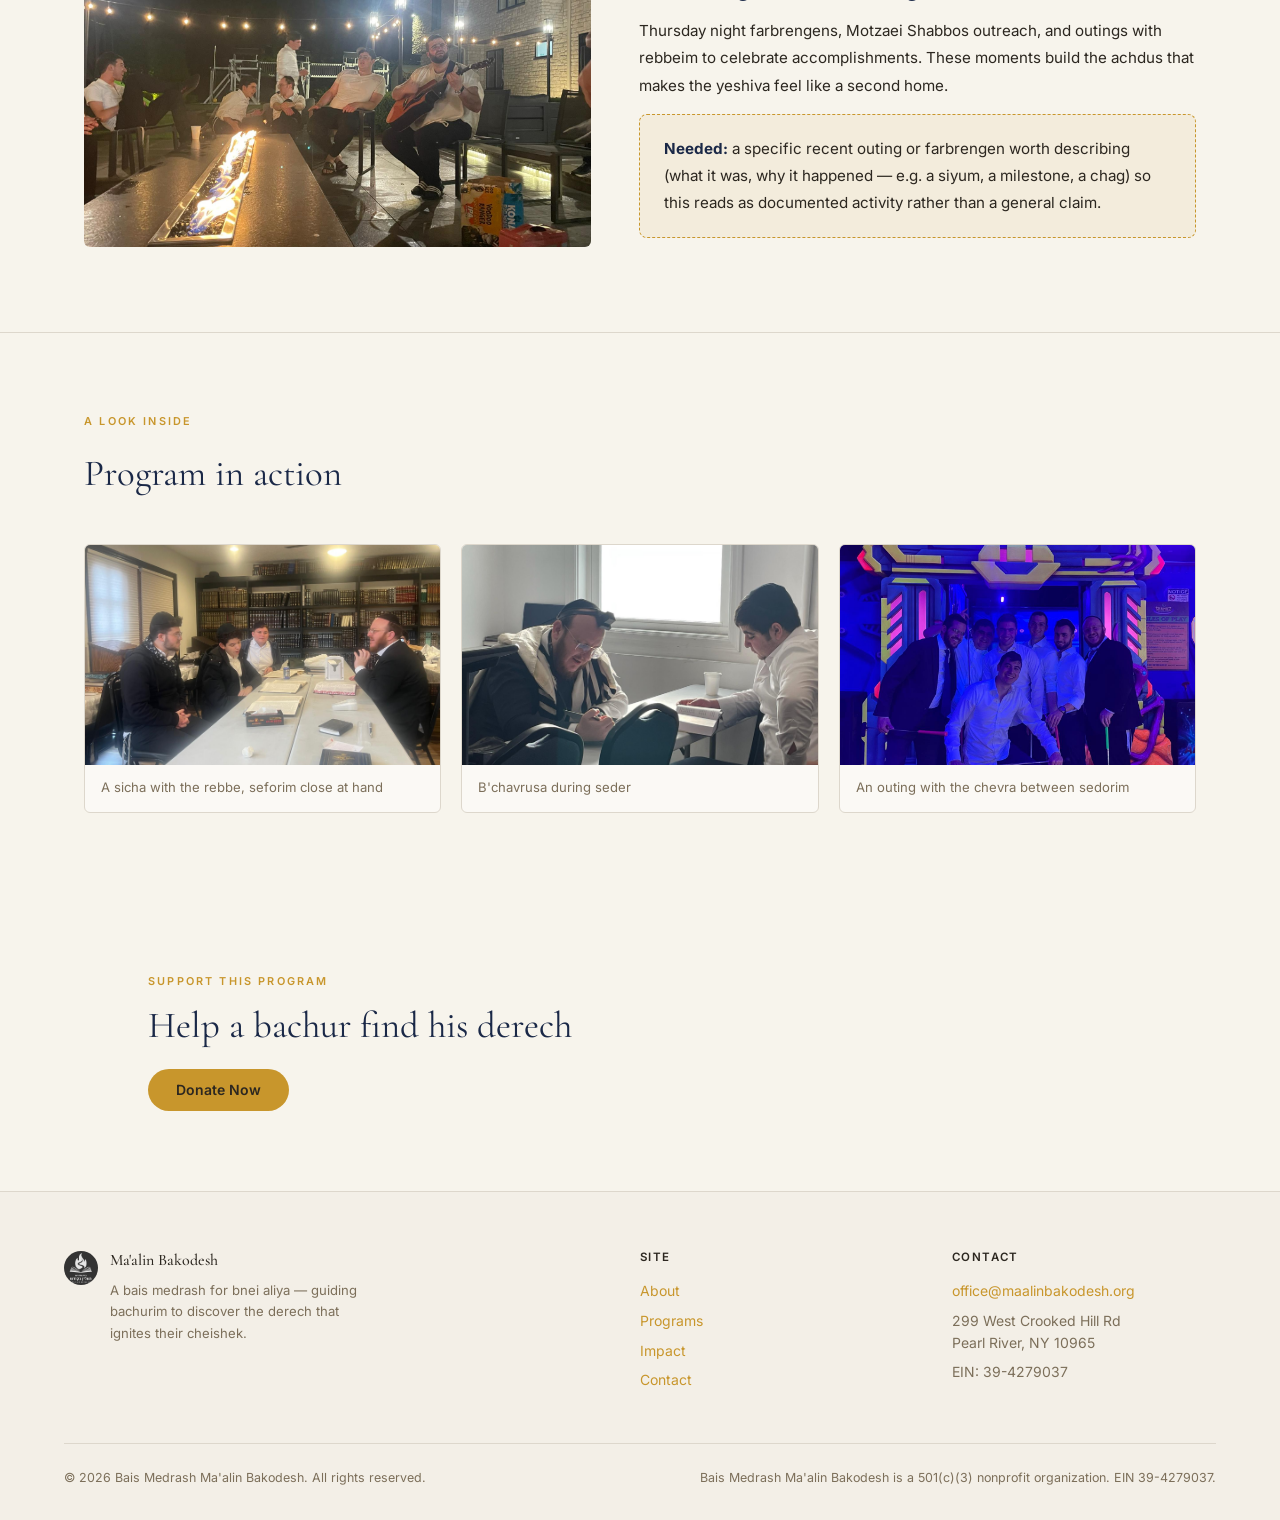
<file: programs.html>
<!DOCTYPE html>
<html lang="en">
<head>
  <meta charset="UTF-8" />
  <meta name="viewport" content="width=device-width, initial-scale=1.0" />
  <title>Our Programs | Bais Medrash Ma'alin Bakodesh</title>
  <meta name="description" content="A closer look at the daily seder, one-on-one learning, and community life at Bais Medrash Ma'alin Bakodesh in Pearl River, NY." />
  <meta name="author" content="Bais Medrash Ma'alin Bakodesh" />
  <meta property="og:title" content="Our Programs | Bais Medrash Ma'alin Bakodesh" />
  <meta property="og:description" content="A closer look at the daily seder, one-on-one learning, and community life." />
  <meta property="og:type" content="website" />
  <meta property="og:url" content="https://www.maalinbakodesh.org/programs.html" />
  <meta property="og:image" content="https://www.maalinbakodesh.org/assets/logo-DI5aL3Ga.jpeg" />
  <meta name="twitter:card" content="summary_large_image" />
  <meta name="robots" content="index, follow" />
  <link rel="canonical" href="https://www.maalinbakodesh.org/programs.html" />
  <link rel="icon" href="/assets/logo-DI5aL3Ga.jpeg" type="image/jpeg" />

  <link rel="preconnect" href="https://fonts.googleapis.com" />
  <link rel="preconnect" href="https://fonts.gstatic.com" crossorigin />
  <link href="https://fonts.googleapis.com/css2?family=Cormorant+Garamond:ital,wght@0,300;0,400;0,500;0,600;1,300;1,400&family=Inter:wght@300;400;500;600&display=swap" rel="stylesheet" />

  <link rel="stylesheet" href="/assets/style.css" />
</head>
<body>

  <!-- ========================
       NAVIGATION
  ========================= -->
  <nav>
    <a href="/" class="nav-logo">
      <img src="/assets/logo-DI5aL3Ga.jpeg" alt="Ma'alin Bakodesh logo" />
      <div class="nav-logo-text">
        <span class="nav-logo-name">Ma'alin Bakodesh</span>
        <span class="nav-logo-sub">Bais Medrash</span>
      </div>
    </a>
    <input type="checkbox" id="nav-toggle" class="nav-toggle-input" />
    <div class="nav-links">
      <a href="/">Home</a>
      <a href="/about.html">About</a>
      <a href="/programs.html" aria-current="page">Programs</a>
      <a href="/impact.html">Impact</a>
      <a href="/contact.html">Contact</a>
    </div>
    <div class="nav-right">
      <a href="https://secure.cardknox.com/maalinbakodesh?xAmount=0.00&AmountLocked=0"
         class="btn btn-gold-sm"
         target="_blank" rel="noopener noreferrer">
        Donate
      </a>
      <label for="nav-toggle" class="nav-toggle-label" aria-label="Menu"><span></span><span></span><span></span></label>
    </div>
  </nav>


  <!-- ========================
       PAGE HERO
  ========================= -->
  <section class="page-hero">
    <div class="page-hero-inner">
      <p class="section-label">The Program</p>
      <h1>Designed for the Ben Aliya</h1>
      <p>Three pillars — structured learning, personal chavrusa, and genuine community — that shape each bachur's growth.</p>
    </div>
  </section>


  <!-- ========================
       PROGRAM 1 — RETZIFUS SEDER
  ========================= -->
  <section class="program-detail">
    <div class="program-detail-inner">
      <div>
        <p class="section-label">Daily Learning</p>
        <h2>Weekly Retzifus Seder</h2>
        <p>
          A structured framework that helps each bachur build consistency and ownership in his learning.
          The seder runs <span class="tbd">[which sedorim — morning / afternoon / night, and roughly how many hours a day]</span>,
          giving every talmid a dependable rhythm to measure his own growth against week to week.
        </p>
        <p class="tbd">
          <strong>Needed:</strong> the actual daily schedule (e.g. "Shacharis 7:30, first seder 9:00–1:00, second seder
          3:30–7:00...") and what makes the "retzifus" (continuity) structure distinct — how progress is tracked,
          any chazarah (review) system, etc.
        </p>
      </div>
      <img src="/assets/retzifus-seder.jpeg" alt="Bochurim deep in learning during the daily retzifus seder" />
    </div>
  </section>


  <!-- ========================
       PROGRAM 2 — ONE-ON-ONE
  ========================= -->
  <section class="program-detail">
    <div class="program-detail-inner">
      <div>
        <p class="section-label">Personal Growth</p>
        <h2>One-on-One with Yungerleit</h2>
        <p>
          Personal chavrusahs and ongoing shakla vetarya projects that deepen understanding and connection.
          Each bachur is matched with a yungerman based on <span class="tbd">[how chavrusahs are matched — learning
          level, personality, hashkafa, etc.]</span>.
        </p>
        <p class="tbd">
          <strong>Needed:</strong> an example of a real shakla vetarya project a chavrusa pair has worked through
          (topic + how long it ran), and roughly how often these one-on-ones happen.
        </p>
      </div>
      <img src="/assets/oneonone-tablet.jpeg" alt="A one-on-one chavrusa learning together with a sefer and tablet" />
    </div>
  </section>


  <!-- ========================
       PROGRAM 3 — FARBRENGENS & OUTINGS
  ========================= -->
  <section class="program-detail">
    <div class="program-detail-inner">
      <div>
        <p class="section-label">Community</p>
        <h2>Farbrengens &amp; Outings</h2>
        <p>
          Thursday night farbrengens, Motzaei Shabbos outreach, and outings with rebbeim to celebrate accomplishments.
          These moments build the achdus that makes the yeshiva feel like a second home.
        </p>
        <p class="tbd">
          <strong>Needed:</strong> a specific recent outing or farbrengen worth describing (what it was, why it
          happened — e.g. a siyum, a milestone, a chag) so this reads as documented activity rather than a general claim.
        </p>
      </div>
      <img src="/assets/firepit.jpeg" alt="Talmidim gathered around the firepit at a farbrengen, singing along to guitar" />
    </div>
  </section>


  <!-- ========================
       GALLERY
  ========================= -->
  <section class="gallery">
    <div class="section-inner">
      <p class="section-label">A Look Inside</p>
      <h2 style="font-family: var(--font-serif); font-weight: 400; font-size: clamp(1.8rem, 4vw, 2.3rem); color: var(--primary);">
        Program in action
      </h2>
      <div class="gallery-grid">
        <div class="gallery-item">
          <img src="/assets/sicha-seforim.jpeg" alt="A rebbe giving a sicha with the seforim shelves behind" />
          <p class="gallery-caption">A sicha with the rebbe, seforim close at hand</p>
        </div>
        <div class="gallery-item">
          <img src="/assets/chavrusa-tefillin..jpeg" alt="Learning b'chavrusa during seder while wearing tefillin" />
          <p class="gallery-caption">B'chavrusa during seder</p>
        </div>
        <div class="gallery-item">
          <img src="/assets/minigolf.jpeg" alt="Talmidim and rebbeim on a mini-golf outing" />
          <p class="gallery-caption">An outing with the chevra between sedorim</p>
        </div>
      </div>
    </div>
  </section>


  <!-- ========================
       DONATE CTA
  ========================= -->
  <section class="donate">
    <div class="donate-inner" style="padding-top: 5rem; padding-bottom: 5rem;">
      <p class="section-label">Support This Program</p>
      <h2>Help a bachur find his derech</h2>
      <a href="https://secure.cardknox.com/maalinbakodesh?xAmount=0.00&AmountLocked=0"
         class="btn btn-gold"
         target="_blank" rel="noopener noreferrer">
        Donate Now
      </a>
    </div>
  </section>


  <!-- ========================
       FOOTER
  ========================= -->
  <footer>
    <div class="footer-inner">
      <div class="footer-top">

        <div class="footer-brand">
          <img src="/assets/logo-DI5aL3Ga.jpeg" alt="Ma'alin Bakodesh" />
          <div>
            <div class="footer-brand-name">Ma'alin Bakodesh</div>
            <p class="footer-tagline">
              A bais medrash for bnei aliya — guiding bachurim to discover the derech that ignites their cheishek.
            </p>
          </div>
        </div>

        <div class="footer-col">
          <h4>Site</h4>
          <ul>
            <li><a href="/about.html">About</a></li>
            <li><a href="/programs.html">Programs</a></li>
            <li><a href="/impact.html">Impact</a></li>
            <li><a href="/contact.html">Contact</a></li>
          </ul>
        </div>

        <div class="footer-col">
          <h4>Contact</h4>
          <ul>
            <li><a href="mailto:office@maalinbakodesh.org">office@maalinbakodesh.org</a></li>
            <li>299 West Crooked Hill Rd<br />Pearl River, NY 10965</li>
            <li>EIN: 39-4279037</li>
          </ul>
        </div>

      </div>
      <div class="footer-bottom">
        <span>&copy; 2026 Bais Medrash Ma'alin Bakodesh. All rights reserved.</span>
        <span>Bais Medrash Ma'alin Bakodesh is a 501(c)(3) nonprofit organization. EIN 39-4279037.</span>
      </div>
    </div>
  </footer>

</body>
</html>
</file>
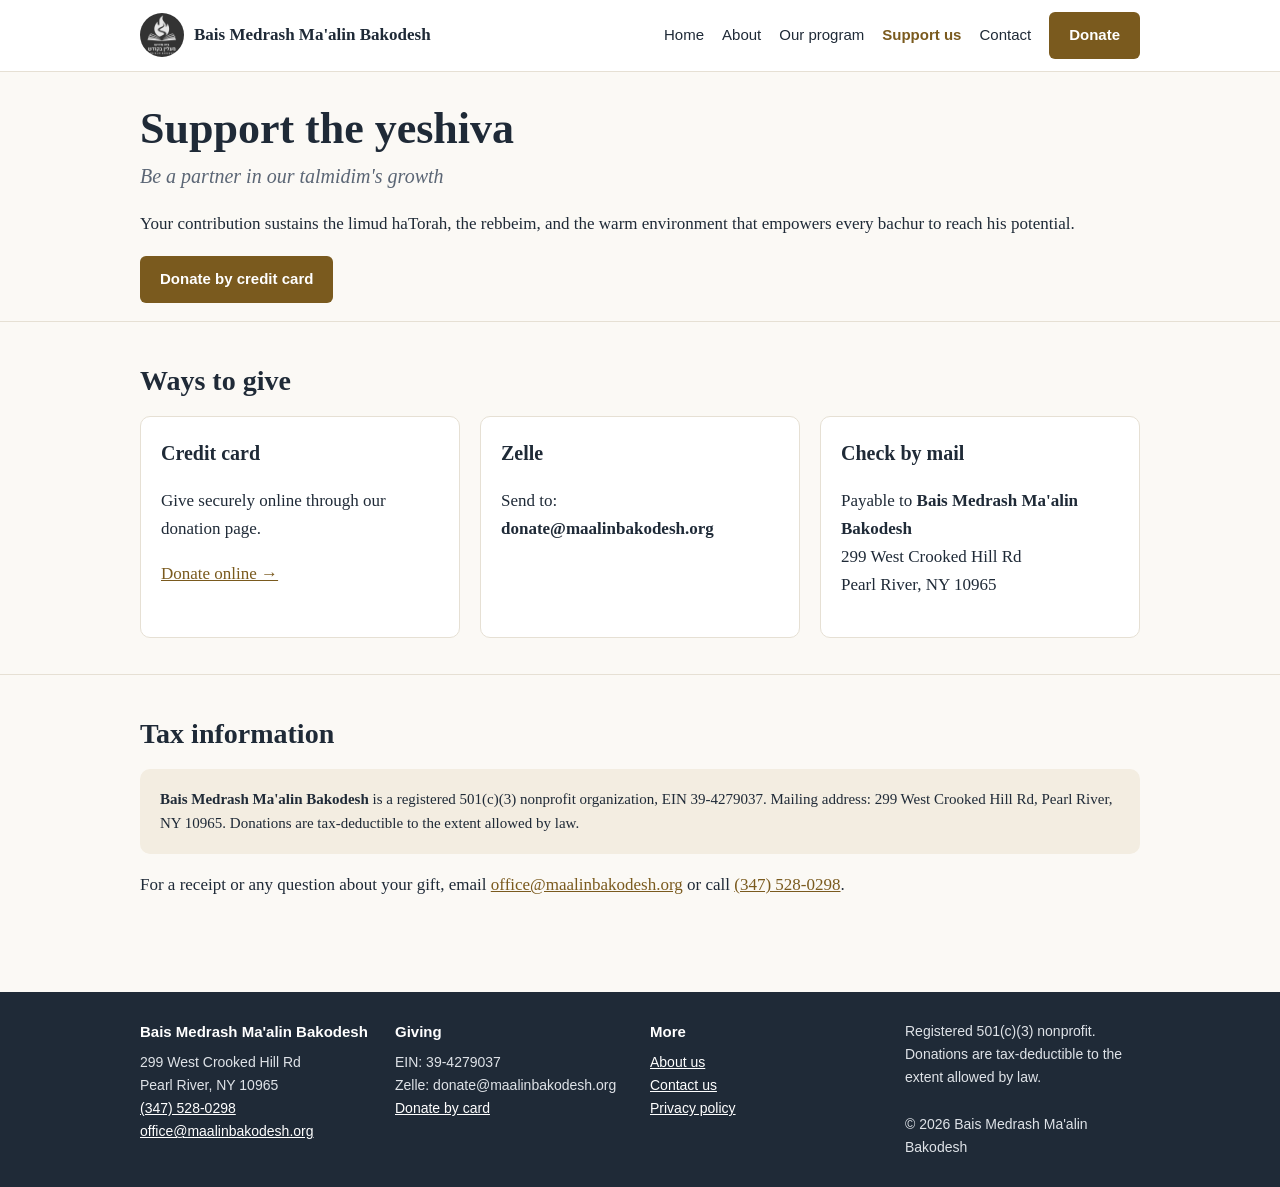
<file: support.html>
<!doctype html>
<html lang="en">
<head>
<meta charset="utf-8">
<meta name="viewport" content="width=device-width,initial-scale=1">
<title>Support us | Bais Medrash Ma'alin Bakodesh</title>
<meta name="description" content="Donate to Bais Medrash Ma'alin Bakodesh by credit card, Zelle or check. Registered 501(c)(3) nonprofit, EIN 39-4279037. Donations are tax-deductible.">
<link rel="canonical" href="https://maalinbakodesh.org/support.html">
<link rel="icon" href="/favicon.ico">
<meta property="og:type" content="website"><meta property="og:title" content="Support us | Bais Medrash Ma'alin Bakodesh">
<meta property="og:description" content="Donate to Bais Medrash Ma'alin Bakodesh by credit card, Zelle or check. Registered 501(c)(3) nonprofit, EIN 39-4279037. Donations are tax-deductible."><meta property="og:url" content="https://maalinbakodesh.org/support.html">
<meta property="og:image" content="https://maalinbakodesh.org/assets/beismedrash-Ik7COfoz.jpg">
<link rel="stylesheet" href="/style.css">

</head>
<body>
<a class="skip" href="#main">Skip to content</a>
<header class="top"><div class="wrap">
<a class="brand" href="/"><img src="/assets/logo-DI5aL3Ga.jpeg" alt="Ma'alin Bakodesh logo" width="44" height="44">Bais Medrash Ma'alin Bakodesh</a>
<nav aria-label="Main"><ul><li><a href="index.html">Home</a></li><li><a href="about.html">About</a></li><li><a href="learning.html">Our program</a></li><li><a href="support.html" aria-current="page">Support us</a></li><li><a href="contact.html">Contact</a></li><li><a class="btn" href="https://secure.cardknox.com/maalinbakodesh?xAmount=0.00&AmountLocked=0">Donate</a></li></ul></nav>
</div></header>
<main id="main">
<div class="wrap" style="padding-top:32px"><h1>Support the yeshiva</h1><p class="tag">Be a partner in our talmidim's growth</p>
<p>Your contribution sustains the limud haTorah, the rebbeim, and the warm environment that empowers every bachur to reach his potential.</p>
<div class="btns"><a class="btn" href="https://secure.cardknox.com/maalinbakodesh?xAmount=0.00&AmountLocked=0">Donate by credit card</a></div></div>
<section><div class="wrap"><h2>Ways to give</h2><div class="grid">
<div class="card"><h3>Credit card</h3><p>Give securely online through our donation page.</p><p><a href="https://secure.cardknox.com/maalinbakodesh?xAmount=0.00&AmountLocked=0">Donate online &rarr;</a></p></div>
<div class="card"><h3>Zelle</h3><p>Send to:<br><b>donate@maalinbakodesh.org</b></p></div>
<div class="card"><h3>Check by mail</h3><p>Payable to <b>Bais Medrash Ma'alin Bakodesh</b><br>299 West Crooked Hill Rd<br>Pearl River, NY 10965</p></div></div></div></section>
<section><div class="wrap"><h2>Tax information</h2><div class="legal"><b>Bais Medrash Ma'alin Bakodesh</b> is a registered 501(c)(3) nonprofit organization, EIN 39-4279037.
Mailing address: 299 West Crooked Hill Rd, Pearl River, NY 10965. Donations are tax-deductible to the extent allowed by law.</div>
<p>For a receipt or any question about your gift, email <a href="mailto:office@maalinbakodesh.org">office@maalinbakodesh.org</a> or call <a href="tel:+13475280298">(347) 528-0298</a>.</p></div></section>
</main>
<footer><div class="wrap">
<div><h4>Bais Medrash Ma'alin Bakodesh</h4>299 West Crooked Hill Rd<br>Pearl River, NY 10965<br><a href="tel:+13475280298">(347) 528-0298</a><br><a href="mailto:office@maalinbakodesh.org">office@maalinbakodesh.org</a></div>
<div><h4>Giving</h4>EIN: 39-4279037<br>Zelle: donate@maalinbakodesh.org<br><a href="https://secure.cardknox.com/maalinbakodesh?xAmount=0.00&AmountLocked=0">Donate by card</a></div>
<div><h4>More</h4><a href="about.html">About us</a><br><a href="contact.html">Contact us</a><br><a href="privacy.html">Privacy policy</a></div>
<div>Registered 501(c)(3) nonprofit. Donations are tax-deductible to the extent allowed by law.<br><br>&copy; 2026 Bais Medrash Ma'alin Bakodesh</div>
</div></footer>
</body>
</html>
</file>
<file: style.css>
:root{--ink:#1f2a37;--muted:#5b6675;--bg:#fbf9f5;--card:#fff;--line:#e6e0d4;--accent:#7a5a1e;--accent-ink:#fff;--soft:#f3ede1}
*{box-sizing:border-box}html{-webkit-text-size-adjust:100%}
body{margin:0;background:var(--bg);color:var(--ink);font:17px/1.65 Georgia,'Times New Roman',serif}
a{color:var(--accent)}img{max-width:100%;height:auto;display:block}
.skip{position:absolute;left:-999px}.skip:focus{left:8px;top:8px;background:#fff;padding:8px;z-index:9}
.wrap{max-width:1040px;margin:0 auto;padding:0 20px}
header.top{background:#fff;border-bottom:1px solid var(--line)}
header.top .wrap{display:flex;align-items:center;justify-content:space-between;gap:16px;flex-wrap:wrap;padding-top:12px;padding-bottom:12px}
.brand{display:flex;align-items:center;gap:10px;text-decoration:none;color:var(--ink);font-weight:bold}
.brand img{width:44px;height:44px;border-radius:50%}
nav ul{list-style:none;margin:0;padding:0;display:flex;flex-wrap:wrap;gap:4px 18px;align-items:center;font-family:Arial,Helvetica,sans-serif;font-size:15px}
nav a{text-decoration:none;color:var(--ink)}nav a[aria-current]{color:var(--accent);font-weight:bold}
.btn{display:inline-block;background:var(--accent);color:var(--accent-ink)!important;padding:11px 20px;border-radius:6px;text-decoration:none;font-family:Arial,Helvetica,sans-serif;font-weight:bold;font-size:15px}
.btn.ghost{background:transparent;color:var(--accent)!important;border:2px solid var(--accent)}
.hero img{width:100%;max-height:440px;object-fit:cover}
.hero .wrap{padding-top:28px;padding-bottom:12px}
h1{font-size:clamp(30px,5vw,44px);line-height:1.15;margin:0 0 6px}
h2{font-size:28px;margin:0 0 12px}h3{margin:0 0 6px;font-size:20px}
.tag{font-style:italic;color:var(--muted);font-size:20px;margin:0 0 14px}
.btns{display:flex;flex-wrap:wrap;gap:10px;margin:18px 0}
section{padding:36px 0;border-top:1px solid var(--line)}
.grid{display:grid;gap:20px;grid-template-columns:repeat(auto-fit,minmax(240px,1fr))}
.card{background:var(--card);border:1px solid var(--line);border-radius:10px;padding:20px}
.stats{display:flex;flex-wrap:wrap;gap:16px;margin:18px 0}
.stat{background:var(--soft);border-radius:10px;padding:14px 20px;min-width:140px}
.stat b{display:block;font-size:30px;color:var(--accent)}
.two{display:grid;gap:24px;grid-template-columns:repeat(auto-fit,minmax(280px,1fr));align-items:center}
.two img{border-radius:10px}
.legal{background:var(--soft);border-radius:10px;padding:18px 20px;font-size:15px}
footer{background:#1f2a37;color:#dfe3e8;font-family:Arial,Helvetica,sans-serif;font-size:14px;margin-top:40px}
footer .wrap{padding-top:28px;padding-bottom:28px;display:grid;gap:20px;grid-template-columns:repeat(auto-fit,minmax(200px,1fr))}
footer a{color:#fff}footer h4{margin:0 0 6px;color:#fff;font-size:15px}
table{border-collapse:collapse;width:100%}td,th{border-bottom:1px solid var(--line);padding:8px 6px;text-align:left}
</file>
<file: assets/style.css>
/* =====================================================================
   Bais Medrash Ma'alin Bakodesh — shared site styles
   Used by every page (index, about, programs, impact, contact) so the
   whole site reads as one consistent design system.
   ===================================================================== */

/* ===== Reset ===== */
*, *::before, *::after { box-sizing: border-box; margin: 0; padding: 0; }

/* ===== Design tokens ===== */
:root {
  --bg:          #f7f4ec;       /* warm cream */
  --text:        #2c2720;       /* dark warm brown */
  --primary:     #1a2847;       /* dark navy */
  --accent:      #c8962c;       /* warm gold */
  --secondary-bg:#ede9e1;       /* very light warm gray */
  --muted:       #7c6f5a;       /* warm gray-brown */
  --border:      #ddd7cc;
  --font-serif:  'Cormorant Garamond', Georgia, serif;
  --font-sans:   'Inter', system-ui, sans-serif;
  --max-w:       64rem;         /* ~1024px */
  --max-w-wide:  72rem;         /* ~1152px */
}

html { scroll-behavior: smooth; }

body {
  font-family: var(--font-sans);
  background-color: var(--bg);
  color: var(--text);
  font-size: 16px;
  line-height: 1.6;
  -webkit-font-smoothing: antialiased;
}

img { max-width: 100%; display: block; }
a { text-decoration: none; color: inherit; }

/* ===== Shared utility ===== */
.section-label {
  font-family: var(--font-sans);
  font-size: 0.68rem;
  font-weight: 600;
  text-transform: uppercase;
  letter-spacing: 0.2em;
  color: var(--accent);
  margin-bottom: 0.9rem;
}

.section-inner {
  max-width: var(--max-w-wide);
  margin: 0 auto;
  padding: 5rem 1.25rem;
}

/* Placeholder block for content/photos not filled in yet.
   Search the site for `.tbd` to find everything still needed. */
.tbd {
  border: 1.5px dashed var(--accent);
  background: rgba(200, 150, 44, 0.08);
  border-radius: 8px;
  padding: 1.25rem 1.5rem;
  color: var(--muted);
  font-size: 0.85rem;
  line-height: 1.6;
}
.tbd strong { color: var(--primary); }

.photo-placeholder {
  width: 100%;
  min-height: 220px;
  border-radius: 4px;
  border: 1.5px dashed var(--accent);
  background: rgba(200, 150, 44, 0.08);
  display: flex;
  align-items: center;
  justify-content: center;
  text-align: center;
  padding: 1.5rem;
  color: var(--muted);
  font-size: 0.82rem;
  line-height: 1.6;
}

/* ===== Buttons ===== */
.btn {
  display: inline-block;
  border-radius: 9999px;
  cursor: pointer;
  font-family: var(--font-sans);
  font-weight: 600;
  font-size: 0.875rem;
  transition: opacity 0.18s ease;
  line-height: 1;
}
.btn:hover { opacity: 0.84; }

.btn-gold {
  background: var(--accent);
  color: var(--text);
  padding: 14px 28px;
}

.btn-gold-sm {
  background: var(--accent);
  color: var(--text);
  padding: 10px 20px;
}

.btn-outline-white {
  background: transparent;
  color: rgba(247, 244, 236, 0.9);
  border: 1px solid rgba(247, 244, 236, 0.3);
  padding: 14px 28px;
  font-weight: 500;
  transition: background 0.18s ease;
}
.btn-outline-white:hover { background: rgba(255,255,255,0.08); opacity: 1; }

.btn-outline-navy {
  background: transparent;
  color: var(--primary);
  border: 1px solid var(--primary);
  padding: 12px 24px;
  font-weight: 600;
}
.btn-outline-navy:hover { background: rgba(26, 40, 71, 0.06); opacity: 1; }


/* ===========================
   NAVIGATION
=========================== */
nav {
  position: fixed;
  top: 0; left: 0; right: 0;
  z-index: 100;
  min-height: 69px;
  display: flex;
  align-items: center;
  justify-content: space-between;
  padding: 0 2rem;
  background: rgba(247, 244, 236, 0.92);
  backdrop-filter: blur(14px);
  -webkit-backdrop-filter: blur(14px);
  border-bottom: 1px solid rgba(200, 190, 170, 0.25);
}

.nav-logo {
  display: flex;
  align-items: center;
  gap: 0.7rem;
}

.nav-logo img {
  width: 38px;
  height: 38px;
  border-radius: 50%;
  object-fit: cover;
}

.nav-logo-text {
  display: flex;
  flex-direction: column;
  line-height: 1.2;
}

.nav-logo-name {
  font-family: var(--font-serif);
  font-size: 1.05rem;
  font-weight: 500;
  color: var(--text);
}

.nav-logo-sub {
  font-size: 0.6rem;
  font-weight: 500;
  text-transform: uppercase;
  letter-spacing: 0.12em;
  color: var(--muted);
}

.nav-right {
  display: flex;
  align-items: center;
  gap: 1rem;
}

.nav-links {
  display: flex;
  align-items: center;
  gap: 1.75rem;
}

.nav-links a {
  font-size: 0.85rem;
  font-weight: 500;
  color: var(--text);
  padding: 0.4rem 0;
  border-bottom: 2px solid transparent;
  transition: color 0.15s ease, border-color 0.15s ease;
}

.nav-links a:hover,
.nav-links a[aria-current="page"] {
  color: var(--primary);
  border-bottom-color: var(--accent);
}

/* Pure-CSS mobile menu (checkbox hack — no JS, matches the site's
   framework-free, hand-coded build) */
.nav-toggle-input { display: none; }

.nav-toggle-label {
  display: none;
  flex-direction: column;
  justify-content: center;
  gap: 5px;
  width: 24px;
  height: 20px;
  cursor: pointer;
}
.nav-toggle-label span {
  display: block;
  height: 2px;
  background: var(--primary);
  border-radius: 2px;
}

@media (max-width: 860px) {
  nav { padding: 0 1.25rem; }

  .nav-toggle-label { display: flex; }

  .nav-links {
    position: absolute;
    top: 69px;
    left: 0;
    right: 0;
    flex-direction: column;
    align-items: flex-start;
    gap: 0;
    background: var(--bg);
    border-bottom: 1px solid var(--border);
    max-height: 0;
    overflow: hidden;
    transition: max-height 0.22s ease;
  }

  .nav-links a {
    width: 100%;
    padding: 0.9rem 1.25rem;
    border-bottom: 1px solid var(--border);
    border-left: 2px solid transparent;
  }
  .nav-links a:hover,
  .nav-links a[aria-current="page"] {
    border-bottom: 1px solid var(--border);
    border-left-color: var(--accent);
    background: var(--secondary-bg);
  }

  .nav-toggle-input:checked ~ .nav-links {
    max-height: 340px;
  }
}


/* ===========================
   HERO (homepage)
=========================== */
.hero {
  background-color: var(--primary);
  color: #fff;
  min-height: 100vh;
  display: flex;
  align-items: center;
  justify-content: center;
  padding: 120px 1.25rem 5rem;
}

.hero-inner {
  max-width: var(--max-w);
  width: 100%;
  margin: 0 auto;
  display: flex;
  flex-direction: column;
  align-items: center;
  text-align: center;
}

.hero-logo {
  width: 96px;
  height: 96px;
  border-radius: 50%;
  object-fit: cover;
  margin-bottom: 1.75rem;
  border: 2px solid rgba(255,255,255,0.15);
}

.hero-hebrew {
  font-family: var(--font-serif);
  font-size: 1.15rem;
  font-style: italic;
  color: rgba(247, 244, 236, 0.55);
  margin-bottom: 0.6rem;
  letter-spacing: 0.04em;
}

.hero h1 {
  font-family: var(--font-serif);
  font-size: clamp(2.5rem, 8vw, 3.75rem);
  font-weight: 400;
  color: var(--bg);
  line-height: 1.1;
  margin-bottom: 2.25rem;
}

.hero-actions {
  display: flex;
  gap: 1rem;
  flex-wrap: wrap;
  justify-content: center;
}


/* ===========================
   PAGE HERO (About / Programs / Impact / Contact)
=========================== */
.page-hero {
  background-color: var(--primary);
  color: #fff;
  padding: 150px 1.25rem 4.5rem;
}

.page-hero-inner {
  max-width: var(--max-w-wide);
  margin: 0 auto;
  text-align: center;
}

.page-hero .section-label { color: var(--accent); }

.page-hero h1 {
  font-family: var(--font-serif);
  font-size: clamp(2.1rem, 6vw, 3rem);
  font-weight: 400;
  color: var(--bg);
  line-height: 1.15;
  margin-bottom: 1rem;
}

.page-hero p {
  font-size: 1rem;
  color: rgba(247, 244, 236, 0.75);
  max-width: 46ch;
  margin: 0 auto;
  line-height: 1.7;
}


/* ===========================
   ABOUT-STYLE SECTIONS
   (used on the homepage teaser and in full on about.html)
=========================== */
.about {
  background: var(--bg);
}

.about-inner {
  max-width: var(--max-w-wide);
  margin: 0 auto;
  padding: 7rem 1.25rem 5rem;
}

.about h2 {
  font-family: var(--font-serif);
  font-size: clamp(1.8rem, 4vw, 2.3rem);
  font-weight: 400;
  color: var(--primary);
  margin-bottom: 1.5rem;
  line-height: 1.2;
  max-width: 28ch;
}

.about p {
  font-size: 0.975rem;
  line-height: 1.8;
  color: var(--text);
  max-width: 66ch;
  margin-bottom: 1.1rem;
}

.about-images {
  display: grid;
  grid-template-columns: 1fr 1fr;
  gap: 1.25rem;
  margin-top: 3rem;
}

.about-images img,
.about-images .photo-placeholder {
  width: 100%;
  height: 280px;
  object-fit: cover;
  border-radius: 4px;
}


/* ===========================
   PROGRAM CARDS
   (used as a teaser grid on the homepage and in full on programs.html)
=========================== */
.program {
  background: var(--secondary-bg);
  padding: 7rem 1.25rem;
}

.program-inner {
  max-width: var(--max-w);
  margin: 0 auto;
}

.program h2 {
  font-family: var(--font-serif);
  font-size: clamp(1.8rem, 4vw, 2.3rem);
  font-weight: 400;
  color: var(--primary);
  margin-bottom: 3rem;
  line-height: 1.2;
}

.program-cards {
  display: grid;
  grid-template-columns: repeat(auto-fit, minmax(260px, 1fr));
  gap: 1.5rem;
}

.program-card {
  background: rgba(255, 255, 255, 0.55);
  border: 1px solid var(--border);
  border-radius: 8px;
  padding: 2rem;
}

.program-card h3 {
  font-family: var(--font-serif);
  font-size: 1.25rem;
  font-weight: 500;
  color: var(--primary);
  margin-bottom: 0.7rem;
}

.program-card p {
  font-size: 0.9rem;
  color: var(--muted);
  line-height: 1.7;
}


/* ===========================
   PROGRAM DETAIL (programs.html full sections)
=========================== */
.program-detail {
  background: var(--bg);
  border-bottom: 1px solid var(--border);
}

.program-detail-inner {
  max-width: var(--max-w-wide);
  margin: 0 auto;
  padding: 5rem 1.25rem;
  display: grid;
  grid-template-columns: 1.1fr 1fr;
  gap: 3rem;
  align-items: center;
}

.program-detail:nth-of-type(even) .program-detail-inner {
  direction: rtl;
}
.program-detail:nth-of-type(even) .program-detail-inner > * {
  direction: ltr;
}

.program-detail h2 {
  font-family: var(--font-serif);
  font-size: clamp(1.6rem, 3.5vw, 2rem);
  font-weight: 400;
  color: var(--primary);
  margin-bottom: 1rem;
  line-height: 1.2;
}

.program-detail p {
  font-size: 0.95rem;
  line-height: 1.8;
  color: var(--text);
  margin-bottom: 0.9rem;
}

.program-detail .photo-placeholder,
.program-detail img {
  width: 100%;
  height: 320px;
  object-fit: cover;
  border-radius: 6px;
}

@media (max-width: 860px) {
  .program-detail-inner {
    grid-template-columns: 1fr;
  }
  .program-detail:nth-of-type(even) .program-detail-inner {
    direction: ltr;
  }
  .program-detail .photo-placeholder,
  .program-detail img { height: 240px; }
}


/* ===========================
   LEADERSHIP GRID (about.html)
=========================== */
.leadership {
  background: var(--secondary-bg);
}

.leadership-grid {
  display: grid;
  grid-template-columns: repeat(auto-fit, minmax(220px, 1fr));
  gap: 1.75rem;
  margin-top: 2.5rem;
}

.leader-card {
  background: rgba(255,255,255,0.6);
  border: 1px solid var(--border);
  border-radius: 8px;
  padding: 1.75rem;
  text-align: center;
}

.leader-photo {
  width: 84px;
  height: 84px;
  border-radius: 50%;
  margin: 0 auto 1rem;
  object-fit: cover;
}

.leader-photo.photo-placeholder {
  min-height: 84px;
  height: 84px;
  font-size: 0.65rem;
  padding: 0.5rem;
}

.leader-card h3 {
  font-family: var(--font-serif);
  font-size: 1.1rem;
  font-weight: 500;
  color: var(--primary);
  margin-bottom: 0.25rem;
}

.leader-card .leader-role {
  font-size: 0.72rem;
  text-transform: uppercase;
  letter-spacing: 0.08em;
  color: var(--accent);
  font-weight: 600;
  margin-bottom: 0.6rem;
}

.leader-card p {
  font-size: 0.85rem;
  color: var(--muted);
  line-height: 1.6;
}


/* ===========================
   STATS (impact.html)
=========================== */
.stats {
  background: var(--primary);
  color: #fff;
}

.stats-grid {
  display: grid;
  grid-template-columns: repeat(auto-fit, minmax(180px, 1fr));
  gap: 2rem;
  margin-top: 2.5rem;
  text-align: center;
}

.stat-card .stat-number {
  font-family: var(--font-serif);
  font-size: clamp(2.25rem, 5vw, 3rem);
  font-weight: 500;
  color: var(--accent);
  line-height: 1;
  margin-bottom: 0.5rem;
}

.stat-card .stat-label {
  font-size: 0.8rem;
  color: rgba(247, 244, 236, 0.75);
  line-height: 1.5;
}

.stats .section-label { color: var(--accent); }
.stats h2 {
  font-family: var(--font-serif);
  font-weight: 400;
  font-size: clamp(1.8rem, 4vw, 2.3rem);
  color: var(--bg);
  max-width: 32ch;
}


/* ===========================
   GALLERY (impact.html / programs.html)
=========================== */
.gallery {
  background: var(--bg);
}

.gallery-grid {
  display: grid;
  grid-template-columns: repeat(auto-fit, minmax(240px, 1fr));
  gap: 1.25rem;
  margin-top: 2.5rem;
}

.gallery-item {
  border-radius: 6px;
  overflow: hidden;
  border: 1px solid var(--border);
  background: rgba(255,255,255,0.5);
}

.gallery-item img,
.gallery-item .photo-placeholder {
  width: 100%;
  height: 220px;
  object-fit: cover;
  border-radius: 0;
}

.gallery-caption {
  padding: 0.85rem 1rem;
  font-size: 0.82rem;
  color: var(--muted);
  line-height: 1.5;
}


/* ===========================
   TESTIMONIALS (impact.html)
=========================== */
.testimonials {
  background: var(--secondary-bg);
}

.testimonial-grid {
  display: grid;
  grid-template-columns: repeat(auto-fit, minmax(260px, 1fr));
  gap: 1.5rem;
  margin-top: 2.5rem;
}

.testimonial-card {
  background: rgba(255,255,255,0.6);
  border: 1px solid var(--border);
  border-radius: 8px;
  padding: 1.75rem;
}

.testimonial-card p.quote {
  font-family: var(--font-serif);
  font-size: 1.05rem;
  font-style: italic;
  color: var(--text);
  line-height: 1.6;
  margin-bottom: 1rem;
}

.testimonial-card .attribution {
  font-size: 0.78rem;
  text-transform: uppercase;
  letter-spacing: 0.08em;
  color: var(--accent);
  font-weight: 600;
}


/* ===========================
   TRANSPARENCY BOX (contact.html)
   Deliberately bold/explicit — Google's rejection specifically
   flagged this info as "missing," so it gets its own unmissable block.
=========================== */
.transparency {
  background: var(--bg);
}

.transparency-box {
  background: rgba(255,255,255,0.7);
  border: 1.5px solid var(--primary);
  border-radius: 10px;
  padding: 2.5rem;
  margin-top: 2.5rem;
}

.transparency-grid {
  display: grid;
  grid-template-columns: repeat(auto-fit, minmax(220px, 1fr));
  gap: 2rem;
  margin-top: 1.5rem;
}

.transparency-item h4 {
  font-size: 0.68rem;
  font-weight: 700;
  text-transform: uppercase;
  letter-spacing: 0.14em;
  color: var(--accent);
  margin-bottom: 0.5rem;
}

.transparency-item p {
  font-size: 1rem;
  color: var(--text);
  line-height: 1.6;
  font-weight: 500;
}

.transparency-legal-name {
  font-family: var(--font-serif);
  font-size: 1.4rem;
  color: var(--primary);
  margin-bottom: 0.25rem;
}


/* ===========================
   CONTACT FORM / DETAILS (contact.html)
=========================== */
.contact-grid {
  display: grid;
  grid-template-columns: 1fr 1fr;
  gap: 3rem;
  margin-top: 2.5rem;
}

.contact-detail-list { list-style: none; }
.contact-detail-list li {
  font-size: 0.95rem;
  color: var(--text);
  line-height: 1.8;
  margin-bottom: 1rem;
}
.contact-detail-list li strong {
  display: block;
  font-size: 0.68rem;
  text-transform: uppercase;
  letter-spacing: 0.1em;
  color: var(--muted);
  margin-bottom: 0.2rem;
}
.contact-detail-list li a { color: var(--accent); }

.map-embed {
  border-radius: 6px;
  overflow: hidden;
  border: 1px solid var(--border);
  min-height: 260px;
}
.map-embed iframe { width: 100%; height: 100%; min-height: 260px; border: 0; display: block; }

@media (max-width: 768px) {
  .contact-grid { grid-template-columns: 1fr; gap: 2rem; }
}


/* ===========================
   DONATE / SUPPORT
=========================== */
.donate {
  background: var(--bg);
}

.donate-inner {
  max-width: var(--max-w);
  margin: 0 auto;
  padding: 7rem 1.25rem;
}

.donate h2 {
  font-family: var(--font-serif);
  font-size: clamp(1.8rem, 4vw, 2.3rem);
  font-weight: 400;
  color: var(--primary);
  margin-bottom: 1.25rem;
  line-height: 1.2;
  max-width: 28ch;
}

.donate-desc {
  font-size: 0.975rem;
  line-height: 1.8;
  color: var(--text);
  max-width: 56ch;
  margin-bottom: 2.25rem;
}

.btn-donate {
  margin-bottom: 3.5rem;
}

.other-ways-label {
  font-size: 0.68rem;
  font-weight: 700;
  text-transform: uppercase;
  letter-spacing: 0.18em;
  color: var(--primary);
  margin-bottom: 1.5rem;
}

.other-ways-grid {
  display: grid;
  grid-template-columns: repeat(auto-fit, minmax(180px, 1fr));
  gap: 2rem;
}

.give-item h4 {
  font-size: 0.62rem;
  font-weight: 700;
  text-transform: uppercase;
  letter-spacing: 0.18em;
  color: var(--primary);
  margin-bottom: 0.45rem;
}

.give-item p {
  font-size: 0.9rem;
  color: var(--text);
  line-height: 1.65;
}


/* ===========================
   FOOTER
=========================== */
footer {
  background: rgba(237, 233, 225, 0.45);
  border-top: 1px solid var(--border);
  padding: 3.5rem 1.25rem 2rem;
}

.footer-inner {
  max-width: var(--max-w-wide);
  margin: 0 auto;
}

.footer-top {
  display: grid;
  grid-template-columns: 2fr 1fr 1fr;
  gap: 3rem;
  margin-bottom: 2.75rem;
}

.footer-brand {
  display: flex;
  align-items: flex-start;
  gap: 0.75rem;
}

.footer-brand img {
  width: 34px;
  height: 34px;
  border-radius: 50%;
  object-fit: cover;
  flex-shrink: 0;
  margin-top: 3px;
}

.footer-brand-name {
  font-family: var(--font-serif);
  font-size: 1rem;
  font-weight: 500;
  color: var(--text);
  margin-bottom: 0.4rem;
}

.footer-tagline {
  font-size: 0.82rem;
  color: var(--muted);
  line-height: 1.65;
  max-width: 34ch;
}

.footer-col h4 {
  font-size: 0.72rem;
  font-weight: 600;
  text-transform: uppercase;
  letter-spacing: 0.12em;
  color: var(--text);
  margin-bottom: 0.9rem;
}

.footer-col ul {
  list-style: none;
}

.footer-col ul li {
  font-size: 0.875rem;
  color: var(--muted);
  margin-bottom: 0.5rem;
  line-height: 1.55;
}

.footer-col ul li a {
  color: var(--accent);
  transition: opacity 0.15s;
}
.footer-col ul li a:hover { opacity: 0.75; }

.footer-bottom {
  border-top: 1px solid var(--border);
  padding-top: 1.5rem;
  font-size: 0.78rem;
  color: var(--muted);
  display: flex;
  flex-wrap: wrap;
  gap: 0.5rem 1.5rem;
  justify-content: space-between;
}


/* ===========================
   RESPONSIVE
=========================== */
@media (max-width: 768px) {
  .about-images {
    grid-template-columns: 1fr;
  }
  .about-images img,
  .about-images .photo-placeholder { height: 220px; }

  .footer-top {
    grid-template-columns: 1fr;
    gap: 2rem;
  }

  .hero-actions {
    flex-direction: column;
    align-items: center;
  }

  .contact-grid { grid-template-columns: 1fr; }
}

@media (max-width: 640px) {
  .program  { padding: 5rem 1.25rem; }
  .about-inner  { padding-top: 5rem; padding-bottom: 3.5rem; }
  .donate-inner { padding-top: 5rem; padding-bottom: 4rem; }
  .section-inner { padding: 3.5rem 1.25rem; }
}
</file>
